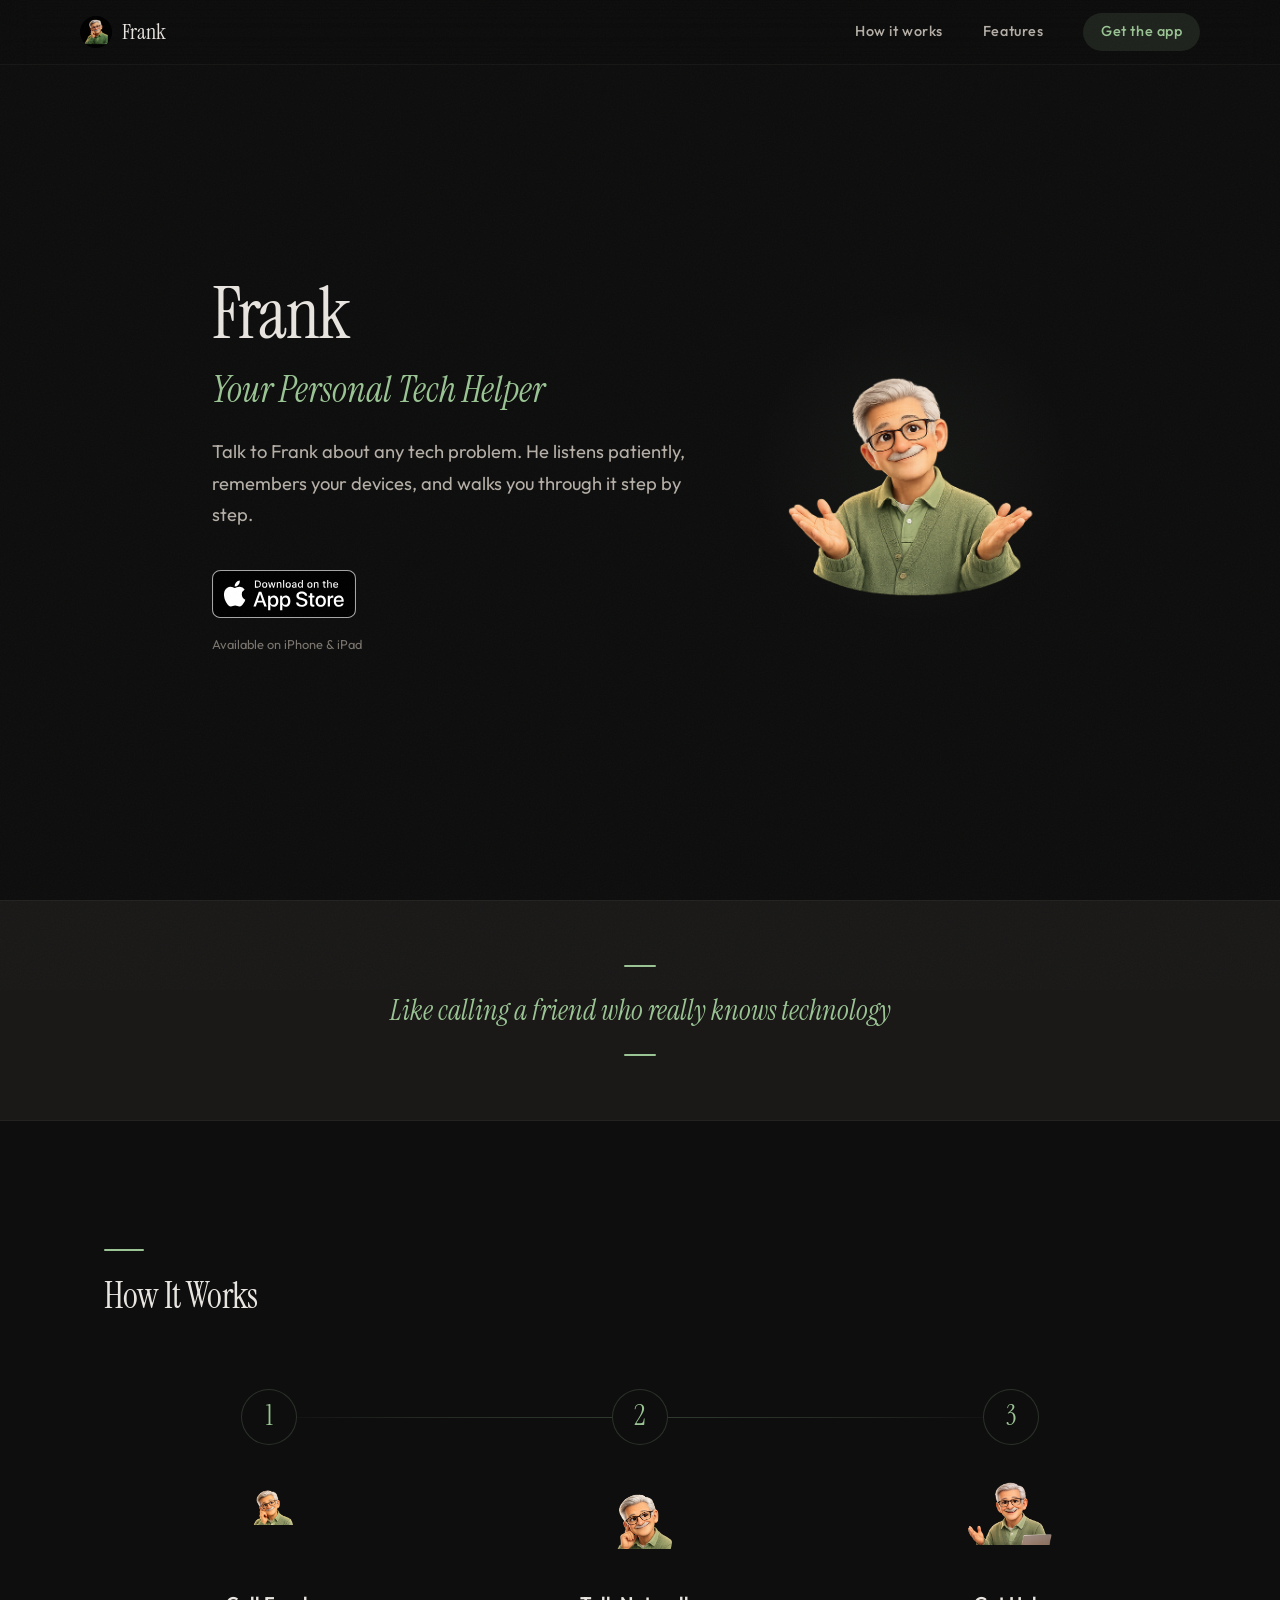
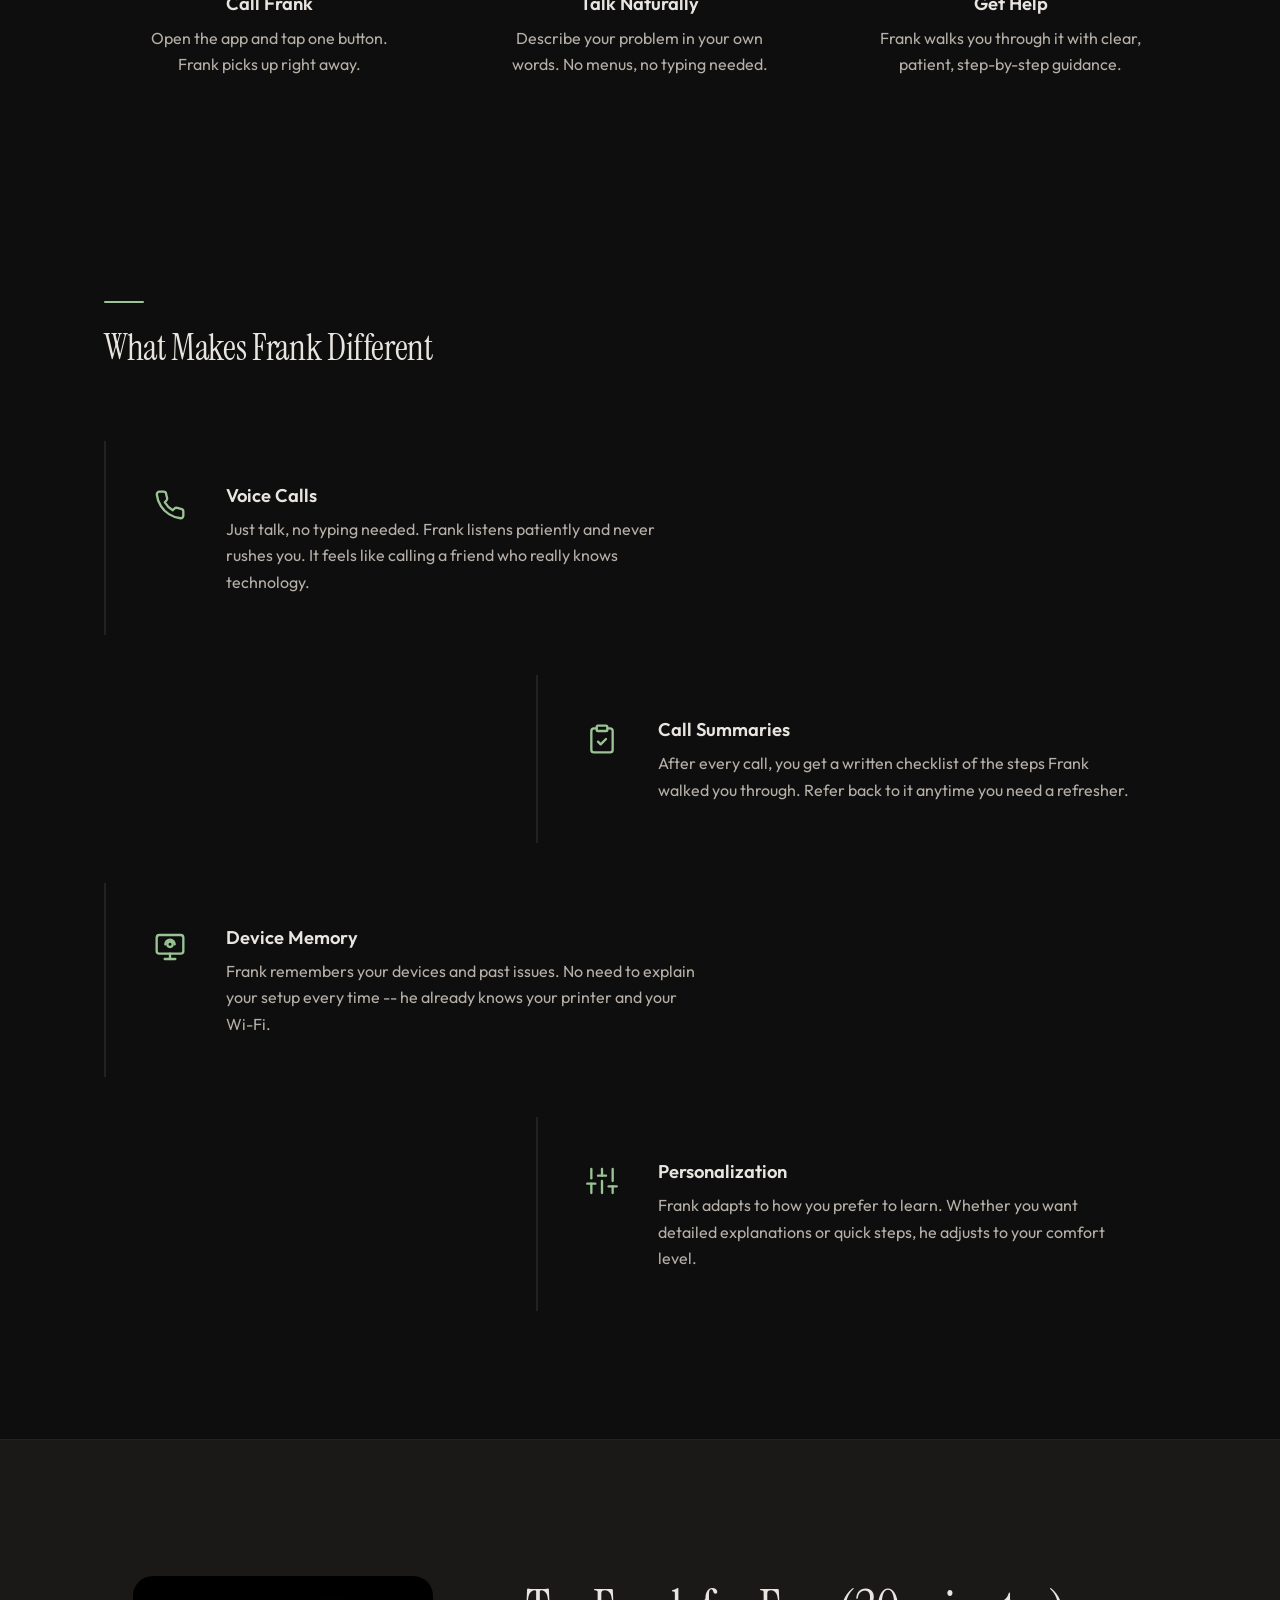
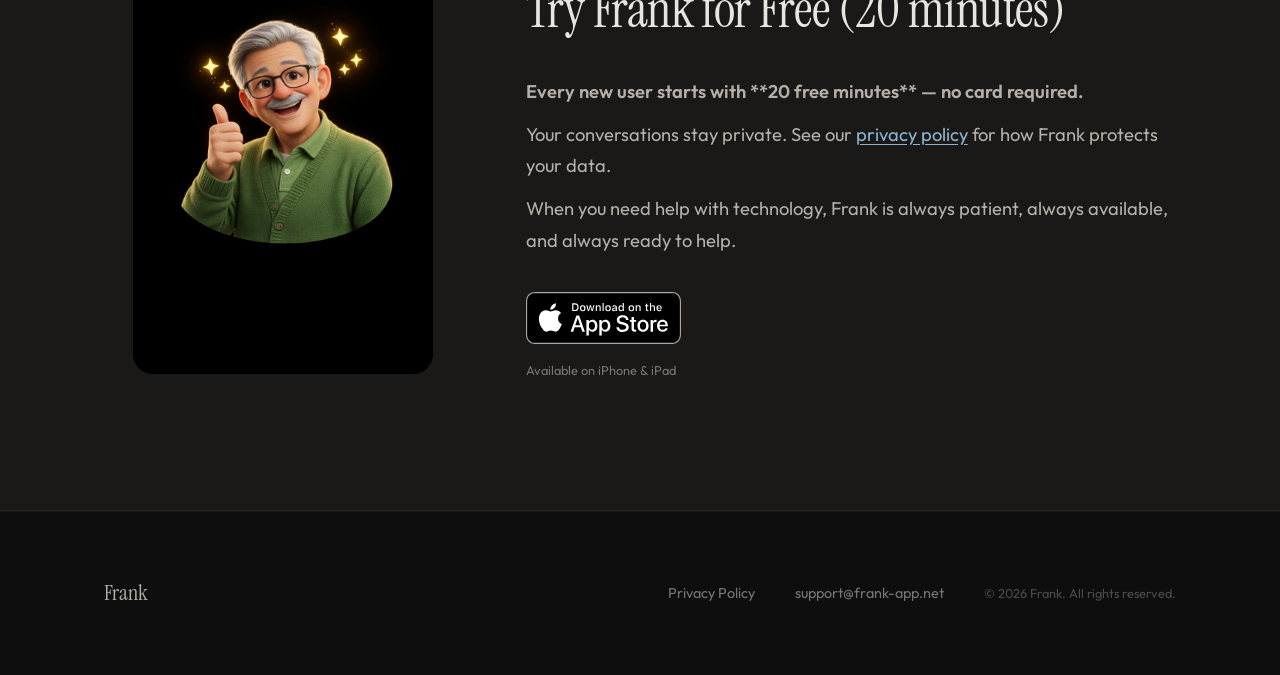
<file: index.html>
<!DOCTYPE html>
<html lang="en">
<head>
  <meta charset="UTF-8">
  <meta name="viewport" content="width=device-width, initial-scale=1.0">
  <title>Frank - Your Personal Tech Helper</title>
  <meta name="description" content="Frank is a friendly voice assistant that helps you with technology. Just call and talk -- he listens, remembers, and walks you through it.">

  <!-- Open Graph -->
  <meta property="og:title" content="Frank - Your Personal Tech Helper">
  <meta property="og:description" content="Frank is a friendly voice assistant that helps you with technology. Just call and talk -- he listens, remembers, and walks you through it.">
  <meta property="og:image" content="https://phatts3262.github.io/frank-privacy/assets/frank-avatar.png">
  <meta property="og:url" content="https://phatts3262.github.io/frank-privacy/">
  <meta property="og:type" content="website">

  <!-- Fonts -->
  <link rel="preconnect" href="https://fonts.googleapis.com">
  <link rel="preconnect" href="https://fonts.gstatic.com" crossorigin>
  <link href="https://fonts.googleapis.com/css2?family=Instrument+Serif:ital@0;1&family=Outfit:wght@300;400;500;600&display=swap" rel="stylesheet">

  <style>
    /* ── Design Tokens ─────────────────────────────── */
    :root {
      --bg: #0E0E0E;
      --bg-warm: #121110;
      --surface: #1A1918;
      --surface-elevated: #242220;
      --primary: #9AC494;
      --primary-dim: rgba(154, 196, 148, 0.12);
      --primary-glow: rgba(154, 196, 148, 0.06);
      --secondary: #8DB4D4;
      --text: #E8E4DF;
      --text-secondary: #B5AFA7;
      --muted: #7A756E;
      --border: rgba(155, 149, 139, 0.08);
      --border-hover: rgba(154, 196, 148, 0.2);

      --font-heading: 'Instrument Serif', Georgia, serif;
      --font-body: 'Outfit', -apple-system, BlinkMacSystemFont, sans-serif;

      --text-xs: 0.8rem;
      --text-sm: 0.9rem;
      --text-base: 1rem;
      --text-lg: 1.15rem;
      --text-xl: 1.35rem;
      --text-2xl: 1.75rem;
      --text-3xl: 2.25rem;
      --text-4xl: 3.25rem;
      --text-5xl: 4.5rem;

      --space-xs: 0.5rem;
      --space-sm: 1rem;
      --space-md: 1.5rem;
      --space-lg: 2.5rem;
      --space-xl: 4rem;
      --space-2xl: 6rem;
      --space-3xl: 8rem;

      --max-width: 1120px;
      --max-width-narrow: 680px;

      --ease-out: cubic-bezier(0.16, 1, 0.3, 1);
      --duration: 0.6s;
    }

    /* ── Reset & Base ──────────────────────────────── */
    *, *::before, *::after {
      margin: 0;
      padding: 0;
      box-sizing: border-box;
    }

    html {
      scroll-behavior: smooth;
      scroll-padding-top: 72px;
    }

    body {
      font-family: var(--font-body);
      background: var(--bg);
      color: var(--text);
      line-height: 1.6;
      -webkit-font-smoothing: antialiased;
      -moz-osx-font-smoothing: grayscale;
      overflow-x: hidden;
    }

    /* Grain overlay */
    body::after {
      content: '';
      position: fixed;
      inset: 0;
      pointer-events: none;
      z-index: 9999;
      opacity: 0.022;
      filter: url(#grain);
      width: 100%;
      height: 100%;
    }

    img {
      max-width: 100%;
      height: auto;
      display: block;
    }

    a {
      color: inherit;
      text-decoration: none;
    }

    /* ── Layout ─────────────────────────────────────── */
    .container {
      max-width: var(--max-width);
      margin: 0 auto;
      padding: 0 var(--space-md);
    }

    /* ── Scroll Animations ─────────────────────────── */
    [data-animate] {
      opacity: 0;
      transform: translateY(24px);
      transition: opacity var(--duration) var(--ease-out),
                  transform var(--duration) var(--ease-out);
    }

    [data-animate].is-visible {
      opacity: 1;
      transform: translateY(0);
    }

    [data-animate-delay="1"] { transition-delay: 0.1s; }
    [data-animate-delay="2"] { transition-delay: 0.2s; }
    [data-animate-delay="3"] { transition-delay: 0.3s; }
    [data-animate-delay="4"] { transition-delay: 0.4s; }

    @media (prefers-reduced-motion: reduce) {
      [data-animate] {
        transform: none;
        transition: opacity 0.3s ease;
      }
      .hero-image-float {
        animation: none !important;
      }
    }

    /* ── Navigation ────────────────────────────────── */
    .site-header {
      position: fixed;
      top: 0;
      left: 0;
      right: 0;
      z-index: 100;
      padding: 0 var(--space-md);
      transition: background 0.4s ease, border-color 0.4s ease, backdrop-filter 0.4s ease;
      border-bottom: 1px solid transparent;
    }

    .site-header.scrolled {
      background: rgba(14, 14, 14, 0.85);
      backdrop-filter: blur(16px);
      -webkit-backdrop-filter: blur(16px);
      border-bottom-color: var(--border);
    }

    .header-inner {
      display: flex;
      align-items: center;
      justify-content: space-between;
      height: 64px;
      max-width: var(--max-width);
      margin: 0 auto;
    }

    .logo {
      display: flex;
      align-items: center;
      gap: 0.6rem;
    }

    .logo-avatar {
      width: 32px;
      height: 32px;
      border-radius: 50%;
    }

    .logo-text {
      font-family: var(--font-heading);
      font-size: var(--text-xl);
      color: var(--text);
    }

    .nav-links {
      display: flex;
      align-items: center;
      gap: var(--space-lg);
    }

    .nav-links a {
      font-size: var(--text-sm);
      font-weight: 500;
      color: var(--text-secondary);
      letter-spacing: 0.04em;
      transition: color 0.3s var(--ease-out);
    }

    .nav-links a:hover {
      color: var(--text);
    }

    .nav-cta {
      font-size: var(--text-sm) !important;
      font-weight: 500 !important;
      color: var(--primary) !important;
      background: var(--primary-dim);
      padding: 0.45rem 1.1rem;
      border-radius: 100px;
      transition: background 0.3s var(--ease-out), color 0.3s var(--ease-out) !important;
    }

    .nav-cta:hover {
      background: rgba(154, 196, 148, 0.2) !important;
    }

    /* ── Hero ───────────────────────────────────────── */
    .hero {
      min-height: 100vh;
      display: flex;
      align-items: center;
      padding: calc(64px + var(--space-xl)) 0 var(--space-2xl);
    }

    .hero-grid {
      display: grid;
      grid-template-columns: 1fr 0.65fr;
      align-items: center;
      gap: var(--space-xl);
    }

    .hero-text {
      max-width: 560px;
    }

    .hero-text h1 {
      font-family: var(--font-heading);
      font-size: var(--text-5xl);
      font-weight: 400;
      line-height: 1.05;
      color: var(--text);
      margin-bottom: var(--space-sm);
      letter-spacing: -0.02em;
    }

    .hero-tagline {
      font-family: var(--font-heading);
      font-style: italic;
      font-size: var(--text-3xl);
      color: var(--primary);
      line-height: 1.25;
      margin-bottom: var(--space-md);
    }

    .hero-description {
      font-size: var(--text-lg);
      color: var(--text-secondary);
      line-height: 1.7;
      max-width: 480px;
      margin-bottom: var(--space-lg);
    }

    .hero-badge {
      display: inline-block;
    }

    .hero-badge a {
      display: inline-block;
      transition: opacity 0.25s var(--ease-out), transform 0.25s var(--ease-out);
    }

    .hero-badge a:hover {
      opacity: 0.85;
      transform: scale(1.03);
    }

    .hero-badge img {
      height: 48px;
    }

    .hero-badge-note {
      display: block;
      font-size: var(--text-xs);
      color: var(--muted);
      margin-top: var(--space-xs);
    }

    .hero-image {
      position: relative;
      display: flex;
      align-items: center;
      justify-content: center;
    }

    .hero-image::before {
      content: '';
      position: absolute;
      width: 320px;
      height: 320px;
      border-radius: 50%;
      background: radial-gradient(circle, var(--primary-glow) 0%, transparent 70%);
      pointer-events: none;
    }

    .hero-image img {
      position: relative;
      width: 280px;
      border-radius: 20px;
    }

    @keyframes gentle-float {
      0%, 100% { transform: translateY(0); }
      50% { transform: translateY(-10px); }
    }

    .hero-image-float {
      animation: gentle-float 6s ease-in-out infinite;
    }

    /* ── Social Proof Strip ────────────────────────── */
    .social-proof {
      background: var(--surface);
      padding: var(--space-xl) 0;
      text-align: center;
      border-top: 1px solid var(--border);
      border-bottom: 1px solid var(--border);
    }

    .social-proof-inner {
      max-width: var(--max-width-narrow);
      margin: 0 auto;
      padding: 0 var(--space-md);
    }

    .social-proof-dash {
      display: block;
      width: 32px;
      height: 2px;
      background: var(--primary);
      margin: 0 auto var(--space-md);
      border-radius: 1px;
    }

    .social-proof blockquote {
      font-family: var(--font-heading);
      font-style: italic;
      font-size: var(--text-2xl);
      color: var(--primary);
      line-height: 1.4;
      margin: 0;
    }

    .social-proof-dash-bottom {
      display: block;
      width: 32px;
      height: 2px;
      background: var(--primary);
      margin: var(--space-md) auto 0;
      border-radius: 1px;
    }

    /* ── Section Heading ───────────────────────────── */
    .section-label {
      position: relative;
      font-family: var(--font-heading);
      font-size: var(--text-3xl);
      font-weight: 400;
      color: var(--text);
      margin-bottom: var(--space-xl);
      letter-spacing: -0.01em;
    }

    .section-label::before {
      content: '';
      display: block;
      width: 40px;
      height: 2px;
      background: var(--primary);
      margin-bottom: var(--space-sm);
      border-radius: 1px;
    }

    /* ── How It Works ──────────────────────────────── */
    .how-it-works {
      padding: var(--space-3xl) 0;
    }

    .steps-row {
      display: grid;
      grid-template-columns: repeat(3, 1fr);
      gap: var(--space-lg);
      position: relative;
    }

    /* Connecting line behind the step numbers */
    .steps-row::before {
      content: '';
      position: absolute;
      top: 28px;
      left: 15%;
      right: 15%;
      height: 1px;
      background: linear-gradient(
        to right,
        transparent,
        rgba(154, 196, 148, 0.15) 20%,
        rgba(154, 196, 148, 0.25) 50%,
        rgba(154, 196, 148, 0.15) 80%,
        transparent
      );
    }

    .step {
      text-align: center;
      position: relative;
    }

    .step-header {
      display: flex;
      flex-direction: column;
      align-items: center;
      margin-bottom: var(--space-md);
    }

    .step-number {
      font-family: var(--font-heading);
      font-size: var(--text-2xl);
      color: var(--primary);
      background: var(--bg);
      width: 56px;
      height: 56px;
      display: flex;
      align-items: center;
      justify-content: center;
      border-radius: 50%;
      border: 1px solid rgba(154, 196, 148, 0.2);
      margin-bottom: var(--space-sm);
      position: relative;
      z-index: 1;
    }

    .step-image {
      width: 88px;
      height: 88px;
      object-fit: contain;
      margin-bottom: var(--space-sm);
      border-radius: 12px;
    }

    .step h3 {
      font-family: var(--font-body);
      font-size: var(--text-lg);
      font-weight: 600;
      color: var(--text);
      margin-bottom: var(--space-xs);
    }

    .step p {
      font-size: var(--text-base);
      color: var(--text-secondary);
      line-height: 1.6;
      max-width: 280px;
      margin: 0 auto;
    }

    /* ── Features ──────────────────────────────────── */
    .features {
      padding: var(--space-2xl) 0 var(--space-3xl);
    }

    .feature-list {
      display: flex;
      flex-direction: column;
      gap: var(--space-lg);
    }

    .feature-item {
      display: grid;
      grid-template-columns: 56px 1fr;
      gap: var(--space-md);
      padding: var(--space-lg);
      border-left: 2px solid rgba(154, 196, 148, 0.12);
      transition: border-color 0.4s var(--ease-out), background 0.4s var(--ease-out);
      border-radius: 0 12px 12px 0;
      max-width: 640px;
    }

    .feature-item:nth-child(even) {
      margin-left: auto;
    }

    .feature-item:hover {
      border-left-color: var(--primary);
      background: rgba(26, 25, 24, 0.5);
    }

    .feature-icon {
      width: 48px;
      height: 48px;
      display: flex;
      align-items: center;
      justify-content: center;
      flex-shrink: 0;
    }

    .feature-icon svg {
      width: 32px;
      height: 32px;
      stroke: var(--primary);
      fill: none;
      stroke-width: 1.75;
      stroke-linecap: round;
      stroke-linejoin: round;
    }

    .feature-item h3 {
      font-family: var(--font-body);
      font-size: var(--text-lg);
      font-weight: 600;
      color: var(--text);
      margin-bottom: 0.35rem;
    }

    .feature-item p {
      font-size: var(--text-base);
      color: var(--text-secondary);
      line-height: 1.65;
    }

    /* ── Trust / CTA ───────────────────────────────── */
    .trust {
      background: var(--surface);
      padding: var(--space-3xl) 0;
      border-top: 1px solid var(--border);
      border-bottom: 1px solid var(--border);
    }

    .trust-grid {
      display: grid;
      grid-template-columns: 0.55fr 1fr;
      align-items: center;
      gap: var(--space-xl);
    }

    .trust-image {
      display: flex;
      justify-content: center;
    }

    .trust-image img {
      width: 300px;
      border-radius: 20px;
    }

    .trust-text h2 {
      font-family: var(--font-heading);
      font-size: var(--text-4xl);
      font-weight: 400;
      color: var(--text);
      margin-bottom: var(--space-md);
      letter-spacing: -0.01em;
    }

    .trust-highlight {
      font-size: var(--text-xl);
      font-weight: 600;
      color: var(--primary);
      margin-bottom: var(--space-sm);
      line-height: 1.5;
    }

    .trust-text p {
      font-size: var(--text-lg);
      color: var(--text-secondary);
      line-height: 1.7;
      margin-bottom: 0.75rem;
    }

    .trust-text p a {
      color: var(--secondary);
      text-decoration: underline;
      text-underline-offset: 3px;
      transition: color 0.3s var(--ease-out);
    }

    .trust-text p a:hover {
      color: var(--text);
    }

    .trust-badge {
      display: inline-block;
      margin-top: var(--space-md);
    }

    .trust-badge a {
      display: inline-block;
      transition: opacity 0.25s var(--ease-out), transform 0.25s var(--ease-out);
    }

    .trust-badge a:hover {
      opacity: 0.85;
      transform: scale(1.03);
    }

    .trust-badge img {
      height: 52px;
    }

    .trust-badge-note {
      display: block;
      font-size: var(--text-xs);
      color: var(--muted);
      margin-top: var(--space-xs);
    }

    /* ── Footer ────────────────────────────────────── */
    footer {
      padding: var(--space-xl) 0;
      border-top: 1px solid var(--border);
    }

    .footer-inner {
      display: flex;
      justify-content: space-between;
      align-items: center;
      flex-wrap: wrap;
      gap: var(--space-sm);
    }

    .footer-brand {
      font-family: var(--font-heading);
      font-size: var(--text-xl);
      color: var(--text-secondary);
    }

    .footer-right {
      display: flex;
      align-items: center;
      gap: var(--space-lg);
    }

    .footer-right a {
      font-size: var(--text-sm);
      color: var(--muted);
      transition: color 0.3s var(--ease-out);
    }

    .footer-right a:hover {
      color: var(--primary);
    }

    .footer-copy {
      font-size: var(--text-xs);
      color: var(--muted);
      opacity: 0.6;
    }

    /* ── Focus styles ──────────────────────────────── */
    a:focus-visible,
    button:focus-visible {
      outline: 2px solid var(--primary);
      outline-offset: 3px;
      border-radius: 4px;
    }

    /* ── Responsive ────────────────────────────────── */
    @media (max-width: 900px) {
      :root {
        --text-5xl: 3.5rem;
        --text-4xl: 2.5rem;
        --text-3xl: 2rem;
        --text-2xl: 1.5rem;
      }
    }

    @media (max-width: 768px) {
      :root {
        --text-5xl: 3rem;
        --text-4xl: 2.25rem;
        --text-3xl: 1.75rem;
      }

      .hero {
        min-height: auto;
        padding: calc(64px + var(--space-lg)) 0 var(--space-xl);
      }

      .hero-grid {
        grid-template-columns: 1fr;
        text-align: center;
        gap: var(--space-lg);
      }

      .hero-image {
        order: -1;
      }

      .hero-image img {
        width: 200px;
      }

      .hero-image::before {
        width: 240px;
        height: 240px;
      }

      .hero-text {
        max-width: 100%;
      }

      .hero-description {
        max-width: 100%;
        margin-left: auto;
        margin-right: auto;
      }

      .hero-badge {
        display: block;
        text-align: center;
      }

      .hero-badge-note {
        text-align: center;
      }

      /* Nav */
      .nav-link-desktop {
        display: none;
      }

      /* Steps */
      .steps-row {
        grid-template-columns: 1fr;
        gap: var(--space-xl);
      }

      .steps-row::before {
        display: none;
      }

      .section-label {
        text-align: center;
      }

      .section-label::before {
        margin-left: auto;
        margin-right: auto;
      }

      /* Features */
      .feature-item,
      .feature-item:nth-child(even) {
        margin-left: 0;
        max-width: 100%;
      }

      /* Trust */
      .trust-grid {
        grid-template-columns: 1fr;
        text-align: center;
      }

      .trust-image {
        order: -1;
      }

      .trust-image img {
        width: 220px;
      }

      /* Footer */
      .footer-inner {
        flex-direction: column;
        text-align: center;
        gap: var(--space-sm);
      }

      .footer-right {
        flex-direction: column;
        gap: var(--space-xs);
      }
    }

    @media (max-width: 480px) {
      :root {
        --text-5xl: 2.5rem;
        --text-4xl: 2rem;
        --text-3xl: 1.5rem;
      }

      .container {
        padding: 0 var(--space-sm);
      }

      .hero-image img {
        width: 160px;
      }

      .feature-item {
        grid-template-columns: 44px 1fr;
        padding: var(--space-md);
      }

      .social-proof blockquote {
        font-size: var(--text-xl);
      }
    }
  </style>
</head>
<body>

  <!-- Grain filter (inline SVG) -->
  <svg style="position:absolute;width:0;height:0;overflow:hidden" aria-hidden="true">
    <filter id="grain">
      <feTurbulence type="fractalNoise" baseFrequency="0.65" numOctaves="3" stitchTiles="stitch"/>
    </filter>
  </svg>

  <!-- ── Navigation ──────────────────────────────── -->
  <header class="site-header" role="banner">
    <div class="header-inner">
      <a href="/" class="logo" aria-label="Frank - Home">
        <img src="assets/frank-avatar.png" alt="" width="32" height="32" class="logo-avatar">
        <span class="logo-text">Frank</span>
      </a>
      <nav class="nav-links" aria-label="Primary">
        <a href="#how-it-works" class="nav-link-desktop">How it works</a>
        <a href="#features" class="nav-link-desktop">Features</a>
        <a href="#get-frank" class="nav-cta">Get the app</a>
      </nav>
    </div>
  </header>

  <!-- ── Hero ────────────────────────────────────── -->
  <section class="hero" id="hero">
    <div class="container">
      <div class="hero-grid">
        <div class="hero-text" data-animate>
          <h1>Frank</h1>
          <p class="hero-tagline">Your Personal Tech Helper</p>
          <p class="hero-description">
            Talk to Frank about any tech problem. He listens patiently, remembers your devices, and walks you through it step by step.
          </p>
          <div class="hero-badge">
            <a href="https://apps.apple.com/us/app/fixit-frank/id6760689991" target="_blank" rel="noopener" aria-label="Download Frank on the App Store">
              <img
                src="assets/badge-download-on-the-app-store.svg"
                alt="Download on the App Store"
              >
            </a>
            <span class="hero-badge-note">Available on iPhone &amp; iPad</span>
          </div>
        </div>
        <div class="hero-image" data-animate data-animate-delay="2">
          <img
            src="assets/frank-reassuring.png"
            alt="Frank welcoming you with open arms"
            class="hero-image-float"
            width="280"
          >
        </div>
      </div>
    </div>
  </section>

  <!-- ── Social Proof ────────────────────────────── -->
  <section class="social-proof" data-animate>
    <div class="social-proof-inner">
      <span class="social-proof-dash" aria-hidden="true"></span>
      <blockquote>Like calling a friend who really knows technology</blockquote>
      <span class="social-proof-dash-bottom" aria-hidden="true"></span>
    </div>
  </section>

  <!-- ── How It Works ────────────────────────────── -->
  <section class="how-it-works" id="how-it-works">
    <div class="container">
      <h2 class="section-label" data-animate>How It Works</h2>
      <div class="steps-row">
        <div class="step" data-animate data-animate-delay="1">
          <div class="step-header">
            <div class="step-number">1</div>
            <img
              src="assets/frank-listening.png"
              alt=""
              class="step-image"
              loading="lazy"
            >
          </div>
          <h3>Call Frank</h3>
          <p>Open the app and tap one button. Frank picks up right away.</p>
        </div>
        <div class="step" data-animate data-animate-delay="2">
          <div class="step-header">
            <div class="step-number">2</div>
            <img
              src="assets/frank-thinking.png"
              alt=""
              class="step-image"
              loading="lazy"
            >
          </div>
          <h3>Talk Naturally</h3>
          <p>Describe your problem in your own words. No menus, no typing needed.</p>
        </div>
        <div class="step" data-animate data-animate-delay="3">
          <div class="step-header">
            <div class="step-number">3</div>
            <img
              src="assets/frank-helping.png"
              alt=""
              class="step-image"
              loading="lazy"
            >
          </div>
          <h3>Get Help</h3>
          <p>Frank walks you through it with clear, patient, step-by-step guidance.</p>
        </div>
      </div>
    </div>
  </section>

  <!-- ── Features ────────────────────────────────── -->
  <section class="features" id="features">
    <div class="container">
      <h2 class="section-label" data-animate>What Makes Frank Different</h2>
      <div class="feature-list">

        <div class="feature-item" data-animate data-animate-delay="1">
          <div class="feature-icon">
            <svg viewBox="0 0 24 24" aria-hidden="true">
              <path d="M22 16.92v3a2 2 0 0 1-2.18 2 19.79 19.79 0 0 1-8.63-3.07 19.5 19.5 0 0 1-6-6 19.79 19.79 0 0 1-3.07-8.67A2 2 0 0 1 4.11 2h3a2 2 0 0 1 2 1.72 12.84 12.84 0 0 0 .7 2.81 2 2 0 0 1-.45 2.11L8.09 9.91a16 16 0 0 0 6 6l1.27-1.27a2 2 0 0 1 2.11-.45 12.84 12.84 0 0 0 2.81.7A2 2 0 0 1 22 16.92z"/>
            </svg>
          </div>
          <div>
            <h3>Voice Calls</h3>
            <p>Just talk, no typing needed. Frank listens patiently and never rushes you. It feels like calling a friend who really knows technology.</p>
          </div>
        </div>

        <div class="feature-item" data-animate data-animate-delay="2">
          <div class="feature-icon">
            <svg viewBox="0 0 24 24" aria-hidden="true">
              <path d="M16 4h2a2 2 0 0 1 2 2v14a2 2 0 0 1-2 2H6a2 2 0 0 1-2-2V6a2 2 0 0 1 2-2h2"/>
              <rect x="8" y="2" width="8" height="4" rx="1" ry="1"/>
              <path d="M9 14l2 2 4-4"/>
            </svg>
          </div>
          <div>
            <h3>Call Summaries</h3>
            <p>After every call, you get a written checklist of the steps Frank walked you through. Refer back to it anytime you need a refresher.</p>
          </div>
        </div>

        <div class="feature-item" data-animate data-animate-delay="3">
          <div class="feature-icon">
            <svg viewBox="0 0 24 24" aria-hidden="true">
              <rect x="2" y="3" width="20" height="14" rx="2" ry="2"/>
              <path d="M8 21h8"/>
              <path d="M12 17v4"/>
              <circle cx="12" cy="10" r="2"/>
              <path d="M8.5 10a3.5 3.5 0 0 1 7 0"/>
            </svg>
          </div>
          <div>
            <h3>Device Memory</h3>
            <p>Frank remembers your devices and past issues. No need to explain your setup every time -- he already knows your printer and your Wi-Fi.</p>
          </div>
        </div>

        <div class="feature-item" data-animate data-animate-delay="4">
          <div class="feature-icon">
            <svg viewBox="0 0 24 24" aria-hidden="true">
              <line x1="4" y1="21" x2="4" y2="14"/>
              <line x1="4" y1="10" x2="4" y2="3"/>
              <line x1="12" y1="21" x2="12" y2="12"/>
              <line x1="12" y1="8" x2="12" y2="3"/>
              <line x1="20" y1="21" x2="20" y2="16"/>
              <line x1="20" y1="12" x2="20" y2="3"/>
              <line x1="1" y1="14" x2="7" y2="14"/>
              <line x1="9" y1="8" x2="15" y2="8"/>
              <line x1="17" y1="16" x2="23" y2="16"/>
            </svg>
          </div>
          <div>
            <h3>Personalization</h3>
            <p>Frank adapts to how you prefer to learn. Whether you want detailed explanations or quick steps, he adjusts to your comfort level.</p>
          </div>
        </div>

      </div>
    </div>
  </section>

  <!-- ── Trust / CTA ─────────────────────────────── -->
  <section class="trust" id="get-frank">
    <div class="container">
      <div class="trust-grid">
        <div class="trust-image" data-animate>
          <img
            src="assets/frank-celebrating.png"
            alt="Frank celebrating after helping you solve a problem"
            loading="lazy"
          >
        </div>
        <div class="trust-text" data-animate data-animate-delay="1">
          <h2>Try Frank for Free (20 minutes)</h2>
          <p class="trust-highlight">Every new user starts with **20 free minutes** — no card required.</p>
          <p>Your conversations stay private. See our <a href="privacy.html">privacy policy</a> for how Frank protects your data.</p>
          <p>When you need help with technology, Frank is always patient, always available, and always ready to help.</p>
          <div class="trust-badge">
            <a href="https://apps.apple.com/us/app/fixit-frank/id6760689991" target="_blank" rel="noopener" aria-label="Download Frank on the App Store">
              <img
                src="assets/badge-download-on-the-app-store.svg"
                alt="Download on the App Store"
              >
            </a>
            <span class="trust-badge-note">Available on iPhone &amp; iPad</span>
          </div>
        </div>
      </div>
    </div>
  </section>

  <!-- ── Footer ──────────────────────────────────── -->
  <footer>
    <div class="container footer-inner">
      <span class="footer-brand">Frank</span>
      <div class="footer-right">
        <a href="privacy.html">Privacy Policy</a>
        <a href="mailto:support@frank-app.net">support@frank-app.net</a>
        <span class="footer-copy">&copy; 2026 Frank. All rights reserved.</span>
      </div>
    </div>
  </footer>

  <!-- ── Scripts ─────────────────────────────────── -->
  <script>
    // Scroll-triggered entrance animations
    const animateEls = document.querySelectorAll('[data-animate]');

    if ('IntersectionObserver' in window) {
      const observer = new IntersectionObserver(
        (entries) => {
          entries.forEach((entry) => {
            if (entry.isIntersecting) {
              entry.target.classList.add('is-visible');
              observer.unobserve(entry.target);
            }
          });
        },
        { threshold: 0.12, rootMargin: '0px 0px -40px 0px' }
      );

      animateEls.forEach((el) => observer.observe(el));
    } else {
      // Fallback: show everything immediately
      animateEls.forEach((el) => el.classList.add('is-visible'));
    }

    // Nav scroll state
    const header = document.querySelector('.site-header');
    const heroSection = document.getElementById('hero');

    if (header && heroSection && 'IntersectionObserver' in window) {
      const navObserver = new IntersectionObserver(
        ([entry]) => {
          header.classList.toggle('scrolled', !entry.isIntersecting);
        },
        { threshold: 0.1 }
      );

      navObserver.observe(heroSection);
    }
  </script>

</body>
</html>
</file>
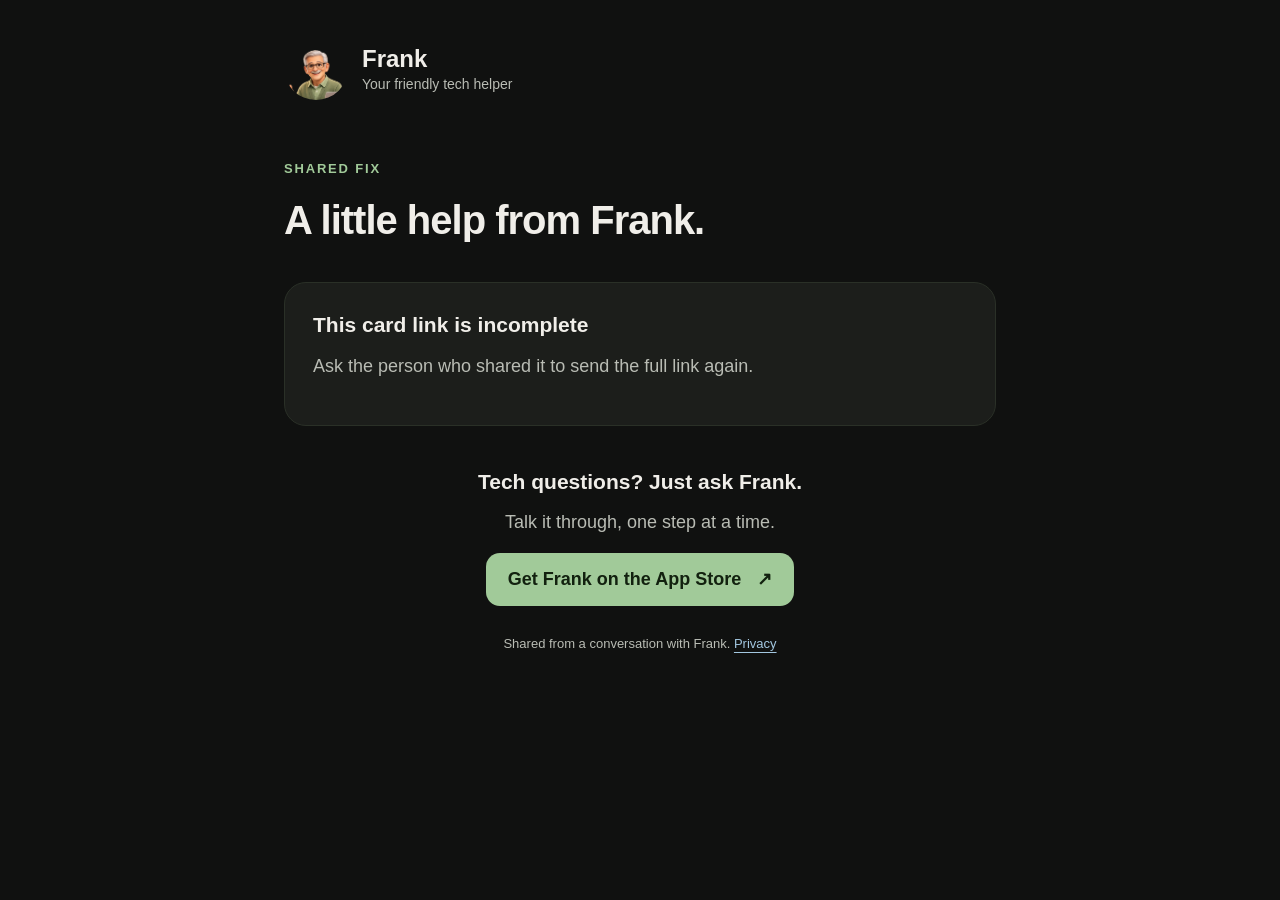
<file: fix/index.html>
<!DOCTYPE html>
<html lang="en">
<head>
  <meta charset="utf-8">
  <meta name="viewport" content="width=device-width, initial-scale=1">
  <meta name="referrer" content="no-referrer">
  <meta name="robots" content="noindex, nofollow">
  <meta http-equiv="Content-Security-Policy" content="default-src 'self'; connect-src https://ktgiperxcojlbfvwilzb.supabase.co; img-src 'self'; script-src 'self'; style-src 'self'; object-src 'none'; base-uri 'none'; form-action 'none'">
  <title>A shared fix from Frank</title>
  <meta name="description" content="Helpful steps from a conversation with Frank, your friendly tech helper.">
  <meta property="og:title" content="A shared fix from Frank">
  <meta property="og:description" content="Open this card to see the helpful steps saved from a conversation with Frank.">
  <meta property="og:image" content="https://frank-app.net/assets/frank-helping.png">
  <meta property="og:type" content="website">
  <meta property="og:site_name" content="Frank">
  <meta name="twitter:card" content="summary">
  <meta name="apple-itunes-app" content="app-id=6760689991">
  <link rel="stylesheet" href="./card.css">
  <script src="./card.js" defer></script>
</head>
<body>
  <main class="container">
    <a class="brand" href="/" aria-label="Frank home">
      <img src="../assets/frank-helping.png" width="64" height="64" alt="">
      <span>Frank<span class="brand-caption">Your friendly tech helper</span></span>
    </a>
    <header>
      <p class="eyebrow">SHARED FIX</p>
      <h1 id="title">A little help from Frank.</h1>
      <p id="category" class="category" hidden></p>
    </header>
    <section id="status-panel" class="panel" aria-live="polite" aria-atomic="true">
      <h2 id="status-title">Opening your fix card…</h2>
      <p id="status-detail">The saved steps will appear here in a moment.</p>
      <button id="retry" type="button" hidden>Try again</button>
    </section>
    <section id="card" class="panel" aria-labelledby="steps-title" hidden>
      <h2 id="steps-title">The steps to follow</h2>
      <ol id="steps"></ol>
      <p id="empty-steps" hidden>No steps were saved with this card.</p>
      <aside id="disclaimer" hidden>
        These steps are general guidance. For anything involving safety, wiring, or installation,
        please consult a qualified professional before proceeding.
      </aside>
    </section>
    <noscript><p class="panel">Turn on JavaScript in your browser to open this fix card.</p></noscript>
    <footer>
      <h2>Tech questions? Just ask Frank.</h2>
      <p>Talk it through, one step at a time.</p>
      <a class="app-link" href="https://apps.apple.com/app/fixit-frank/id6760689991">Get Frank on the App Store <span aria-hidden="true">↗</span></a>
      <p class="footer-note">Shared from a conversation with Frank. <a href="../privacy.html">Privacy</a></p>
    </footer>
  </main>
</body>
</html>
</file>
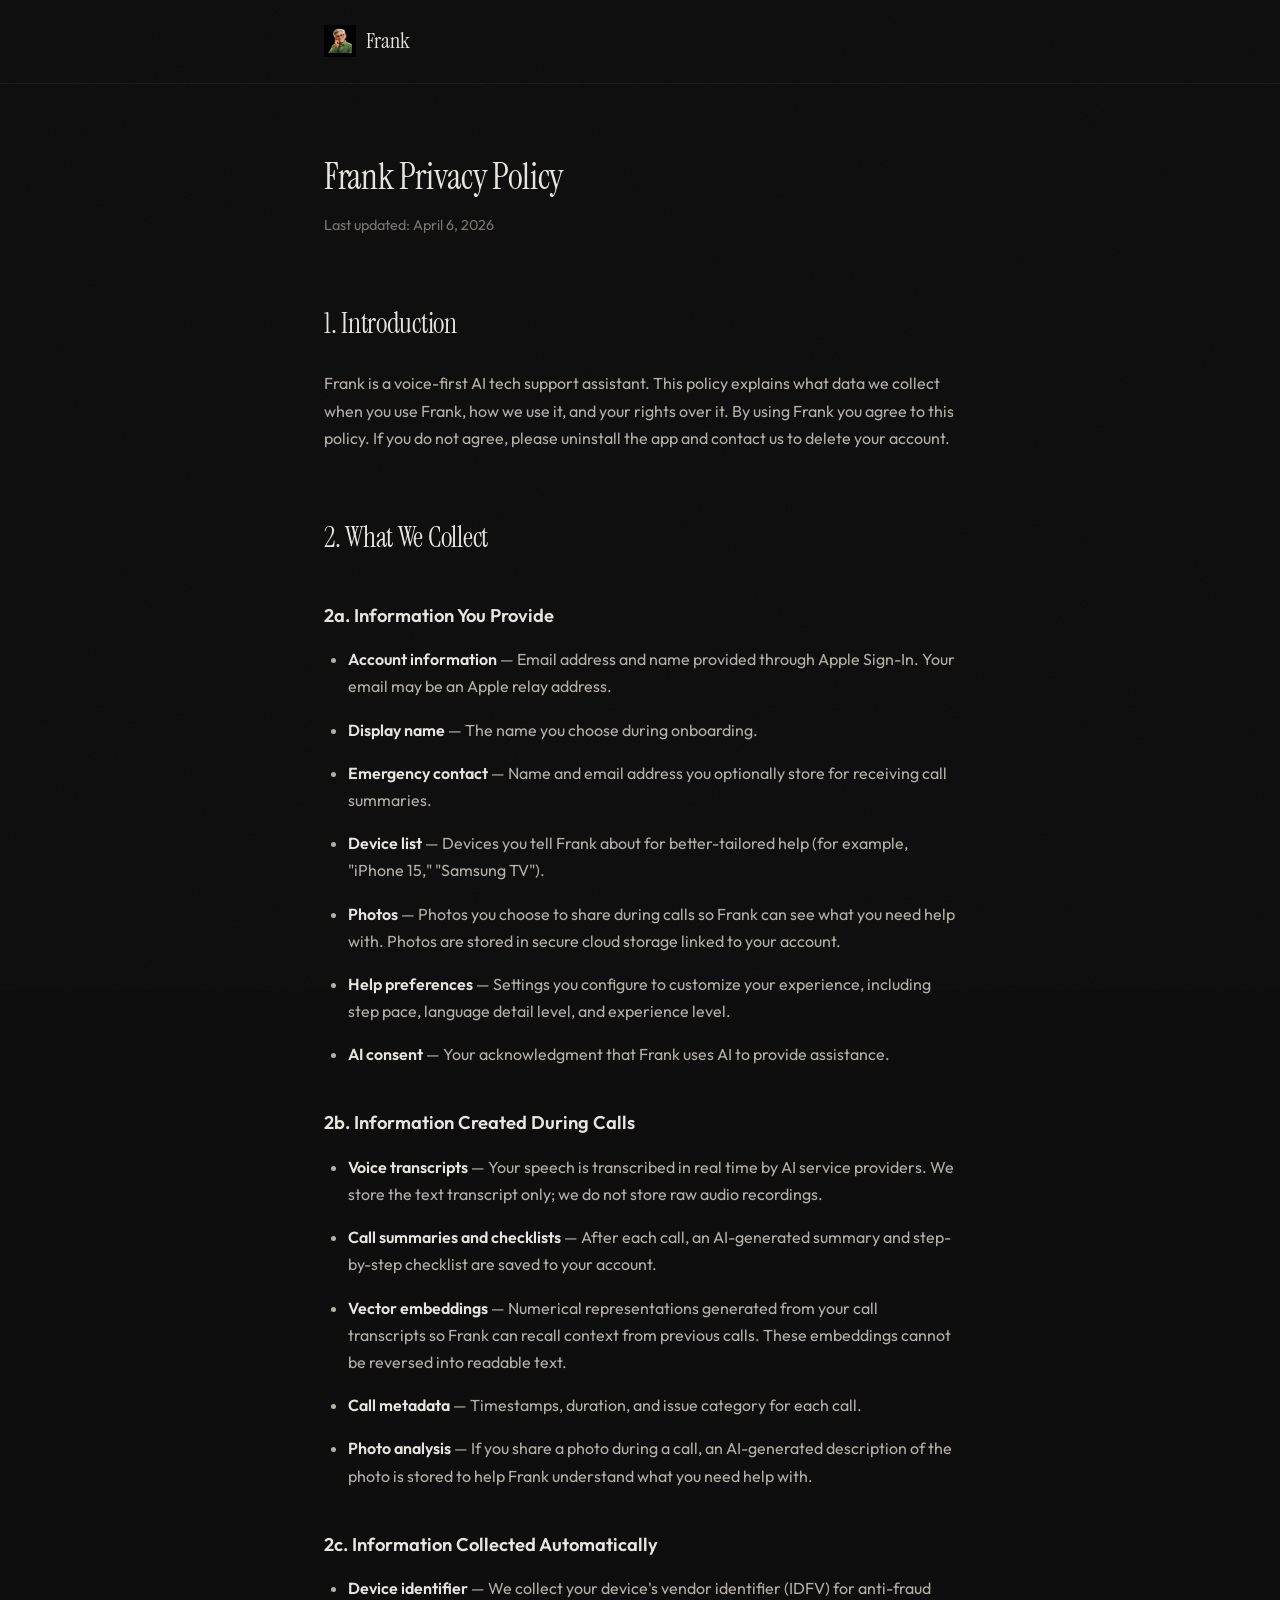
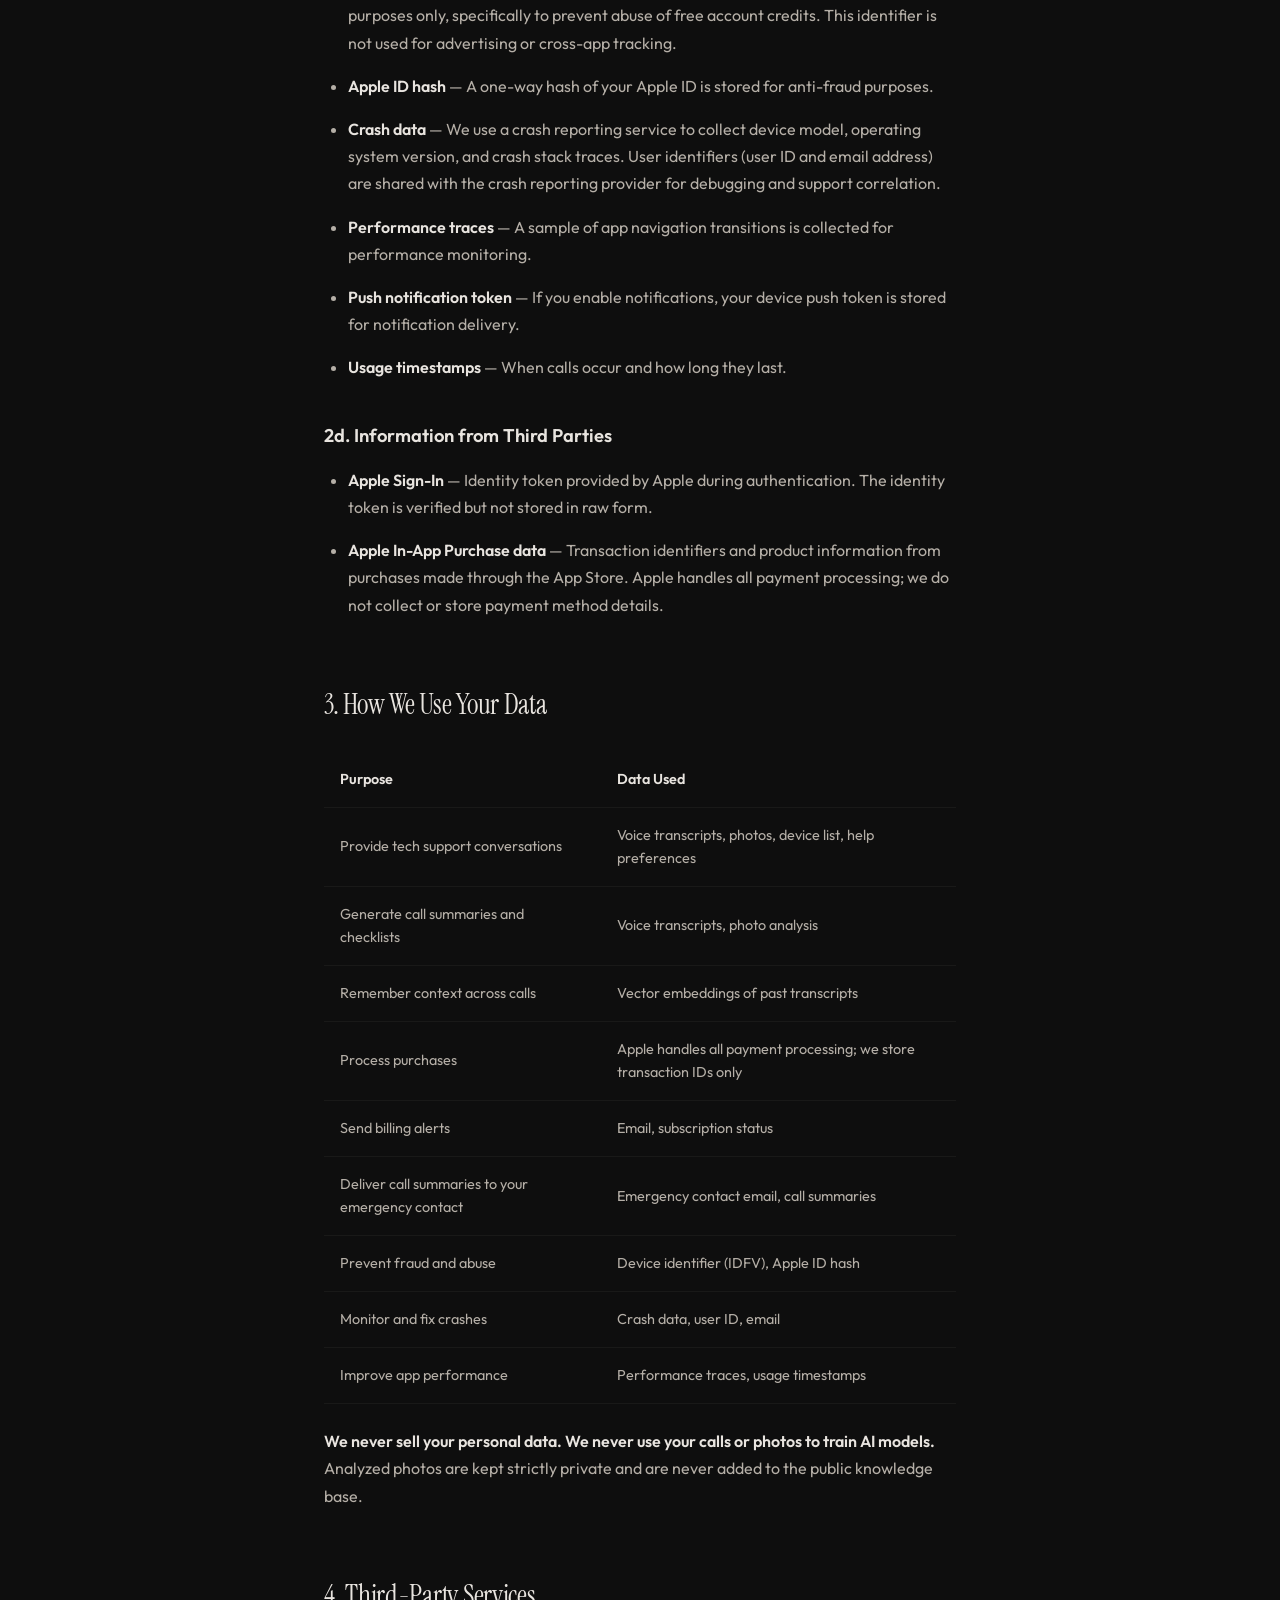
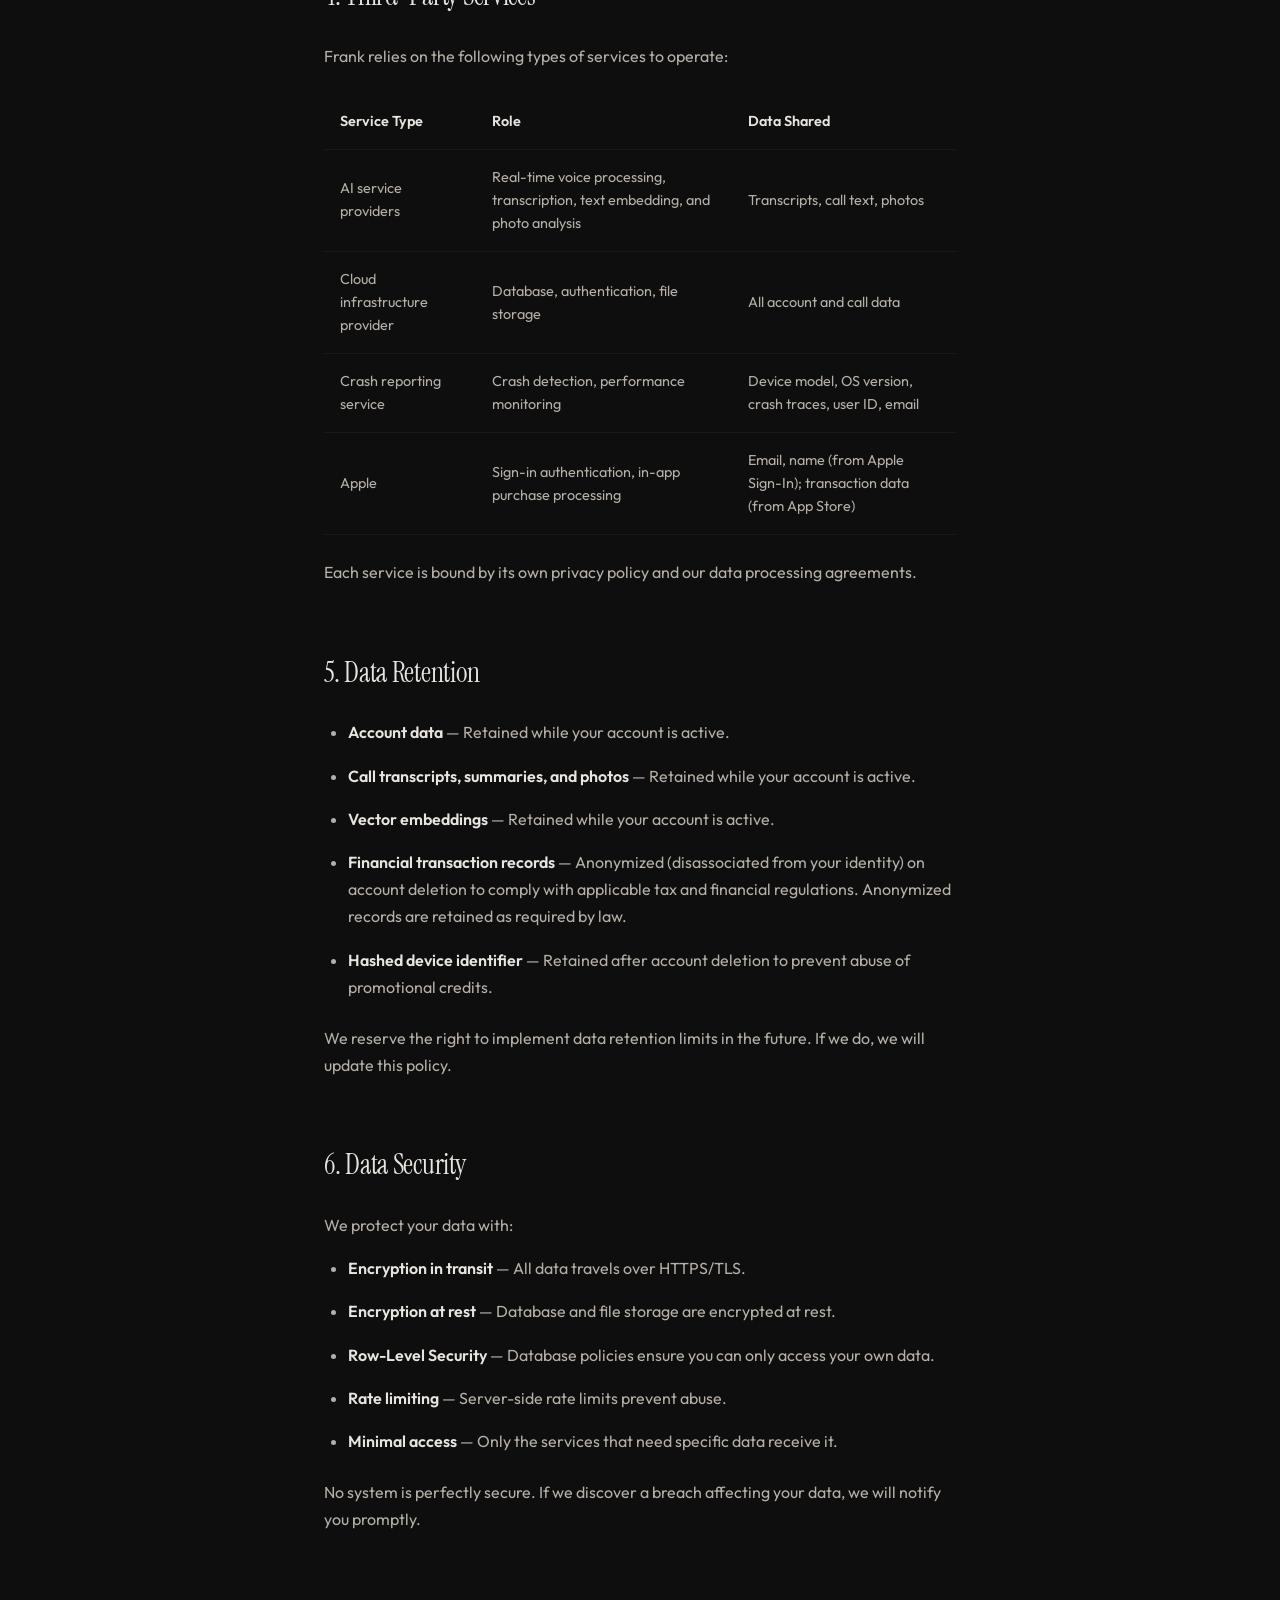
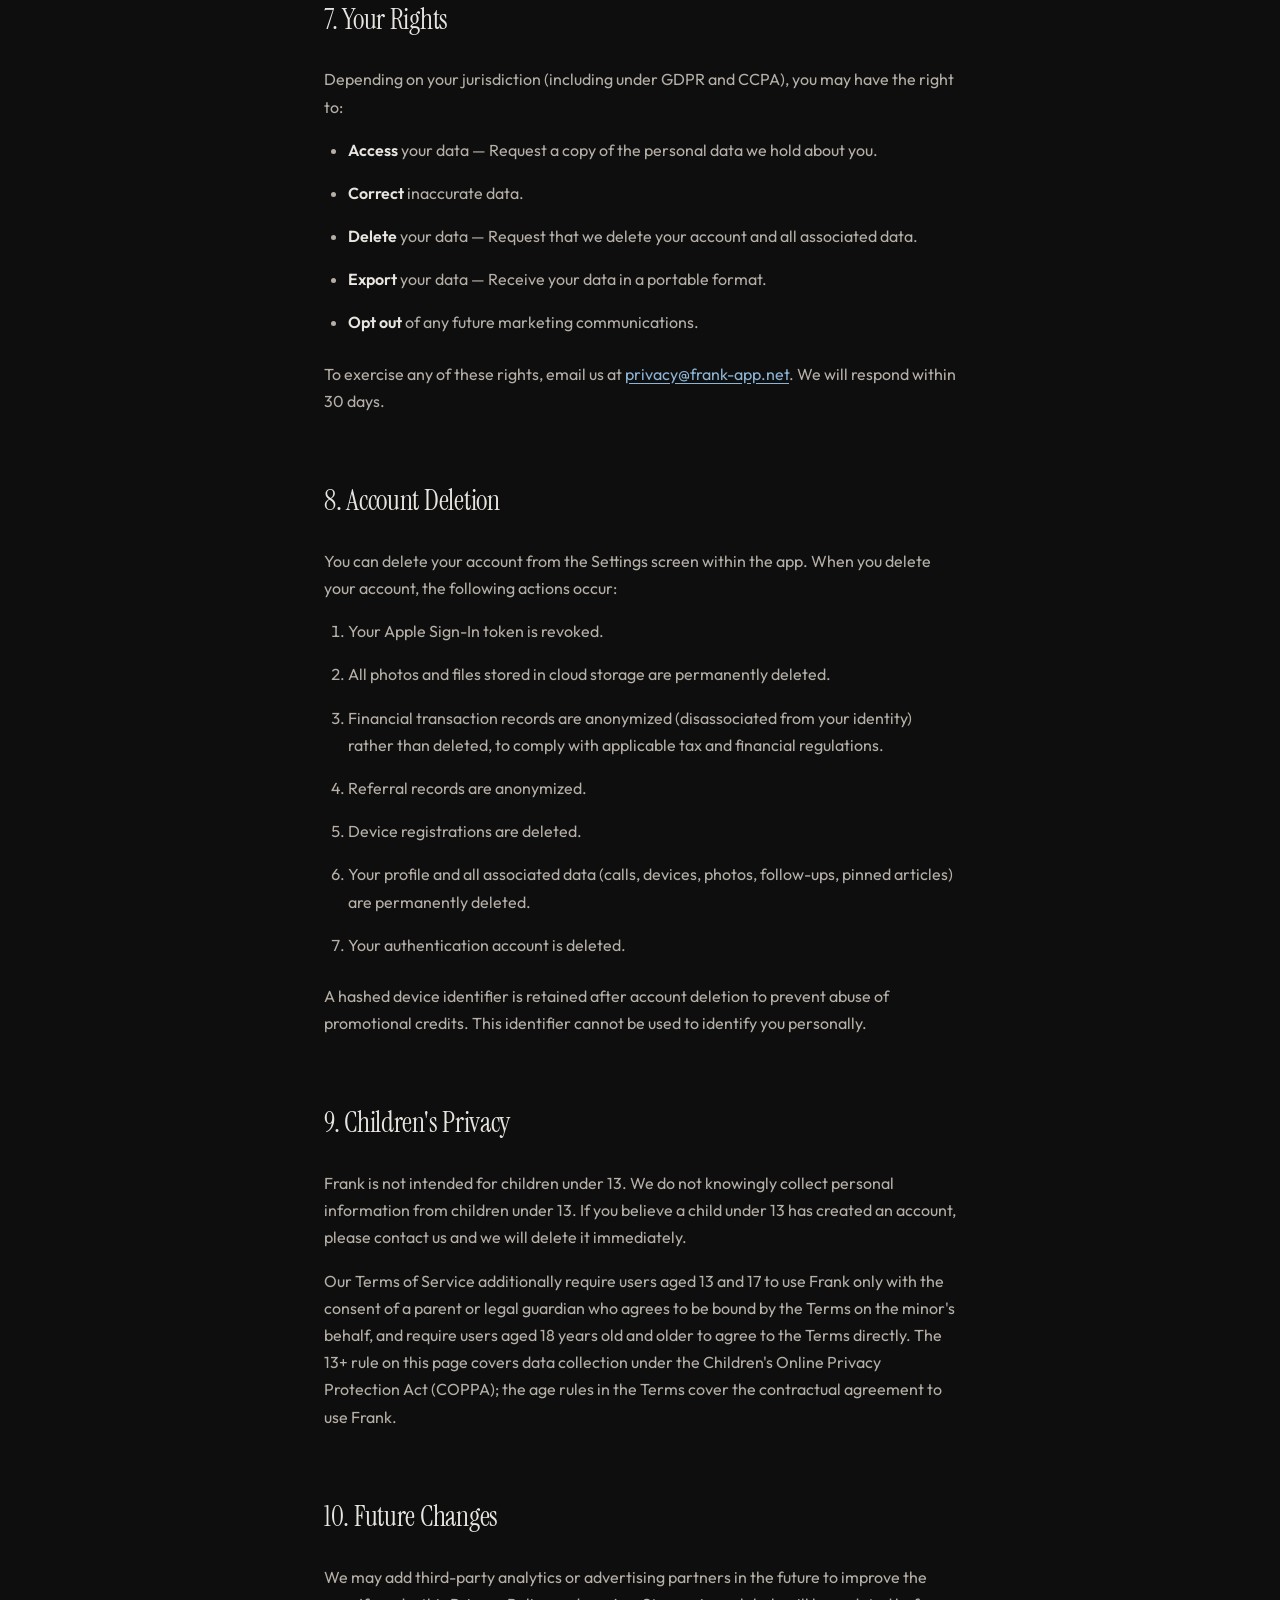
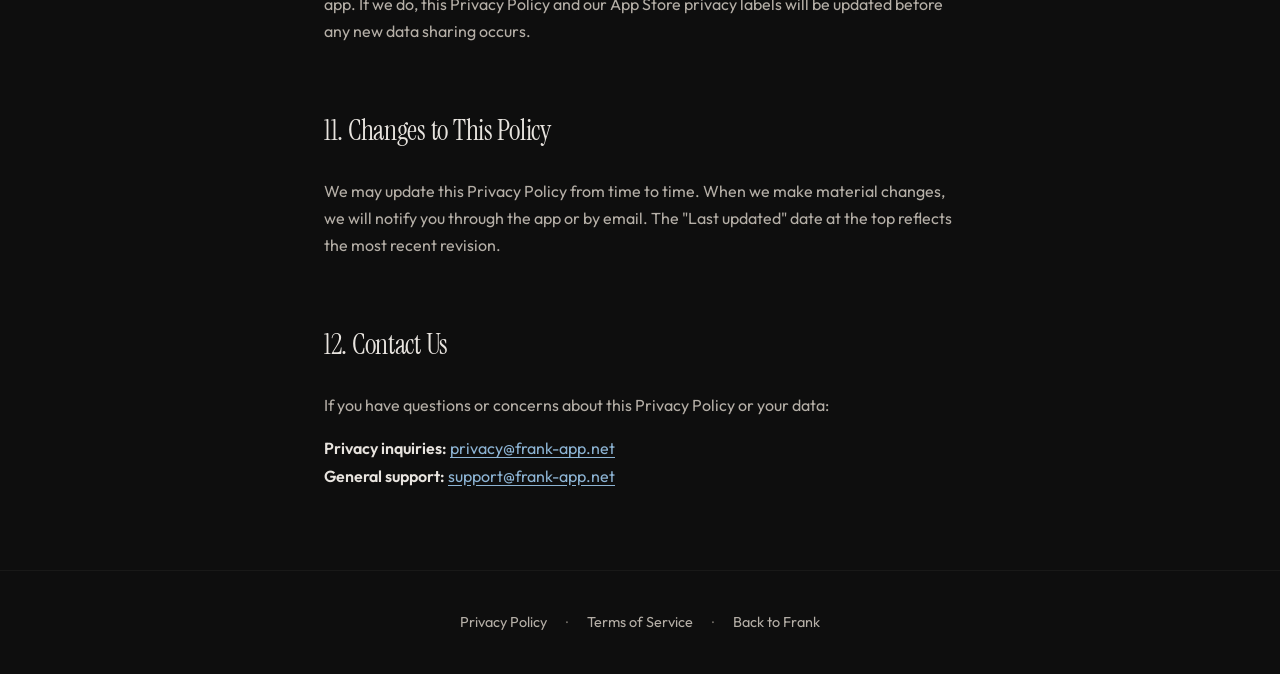
<file: privacy.html>
<!DOCTYPE html>
<html lang="en">
<head>
  <meta charset="UTF-8">
  <meta name="viewport" content="width=device-width, initial-scale=1.0">
  <title>Frank — Privacy Policy</title>
  <link rel="preconnect" href="https://fonts.googleapis.com">
  <link rel="preconnect" href="https://fonts.gstatic.com" crossorigin>
  <link href="https://fonts.googleapis.com/css2?family=Instrument+Serif:ital@0;1&family=Outfit:wght@300;400;500;600&display=swap" rel="stylesheet">
  <link rel="stylesheet" href="legal.css">
</head>
<body>
  <svg style="position:absolute;width:0;height:0;overflow:hidden" aria-hidden="true">
    <filter id="grain">
      <feTurbulence type="fractalNoise" baseFrequency="0.65" numOctaves="3" stitchTiles="stitch"/>
    </filter>
  </svg>
  <header class="legal-header">
    <a href="index.html" class="logo">
      <img src="assets/frank-avatar.png" alt="" width="32" height="32">
      <span>Frank</span>
    </a>
  </header>
  <main class="legal-content">
    <h1>Frank Privacy Policy</h1>
    <p class="updated">Last updated: April 6, 2026</p>

    <h2>1. Introduction</h2>
    <p>Frank is a voice-first AI tech support assistant. This policy explains what data we collect when you use Frank, how we use it, and your rights over it. By using Frank you agree to this policy. If you do not agree, please uninstall the app and contact us to delete your account.</p>

    <h2>2. What We Collect</h2>

    <h3>2a. Information You Provide</h3>
    <ul>
      <li><strong>Account information</strong> — Email address and name provided through Apple Sign-In. Your email may be an Apple relay address.</li>
      <li><strong>Display name</strong> — The name you choose during onboarding.</li>
      <li><strong>Emergency contact</strong> — Name and email address you optionally store for receiving call summaries.</li>
      <li><strong>Device list</strong> — Devices you tell Frank about for better-tailored help (for example, "iPhone 15," "Samsung TV").</li>
      <li><strong>Photos</strong> — Photos you choose to share during calls so Frank can see what you need help with. Photos are stored in secure cloud storage linked to your account.</li>
      <li><strong>Help preferences</strong> — Settings you configure to customize your experience, including step pace, language detail level, and experience level.</li>
      <li><strong>AI consent</strong> — Your acknowledgment that Frank uses AI to provide assistance.</li>
    </ul>

    <h3>2b. Information Created During Calls</h3>
    <ul>
      <li><strong>Voice transcripts</strong> — Your speech is transcribed in real time by AI service providers. We store the text transcript only; we do not store raw audio recordings.</li>
      <li><strong>Call summaries and checklists</strong> — After each call, an AI-generated summary and step-by-step checklist are saved to your account.</li>
      <li><strong>Vector embeddings</strong> — Numerical representations generated from your call transcripts so Frank can recall context from previous calls. These embeddings cannot be reversed into readable text.</li>
      <li><strong>Call metadata</strong> — Timestamps, duration, and issue category for each call.</li>
      <li><strong>Photo analysis</strong> — If you share a photo during a call, an AI-generated description of the photo is stored to help Frank understand what you need help with.</li>
    </ul>

    <h3>2c. Information Collected Automatically</h3>
    <ul>
      <li><strong>Device identifier</strong> — We collect your device's vendor identifier (IDFV) for anti-fraud purposes only, specifically to prevent abuse of free account credits. This identifier is not used for advertising or cross-app tracking.</li>
      <li><strong>Apple ID hash</strong> — A one-way hash of your Apple ID is stored for anti-fraud purposes.</li>
      <li><strong>Crash data</strong> — We use a crash reporting service to collect device model, operating system version, and crash stack traces. User identifiers (user ID and email address) are shared with the crash reporting provider for debugging and support correlation.</li>
      <li><strong>Performance traces</strong> — A sample of app navigation transitions is collected for performance monitoring.</li>
      <li><strong>Push notification token</strong> — If you enable notifications, your device push token is stored for notification delivery.</li>
      <li><strong>Usage timestamps</strong> — When calls occur and how long they last.</li>
    </ul>

    <h3>2d. Information from Third Parties</h3>
    <ul>
      <li><strong>Apple Sign-In</strong> — Identity token provided by Apple during authentication. The identity token is verified but not stored in raw form.</li>
      <li><strong>Apple In-App Purchase data</strong> — Transaction identifiers and product information from purchases made through the App Store. Apple handles all payment processing; we do not collect or store payment method details.</li>
    </ul>

    <h2>3. How We Use Your Data</h2>
    <table>
      <thead>
        <tr><th>Purpose</th><th>Data Used</th></tr>
      </thead>
      <tbody>
        <tr><td>Provide tech support conversations</td><td>Voice transcripts, photos, device list, help preferences</td></tr>
        <tr><td>Generate call summaries and checklists</td><td>Voice transcripts, photo analysis</td></tr>
        <tr><td>Remember context across calls</td><td>Vector embeddings of past transcripts</td></tr>
        <tr><td>Process purchases</td><td>Apple handles all payment processing; we store transaction IDs only</td></tr>
        <tr><td>Send billing alerts</td><td>Email, subscription status</td></tr>
        <tr><td>Deliver call summaries to your emergency contact</td><td>Emergency contact email, call summaries</td></tr>
        <tr><td>Prevent fraud and abuse</td><td>Device identifier (IDFV), Apple ID hash</td></tr>
        <tr><td>Monitor and fix crashes</td><td>Crash data, user ID, email</td></tr>
        <tr><td>Improve app performance</td><td>Performance traces, usage timestamps</td></tr>
      </tbody>
    </table>
    <p><strong>We never sell your personal data.</strong> <strong>We never use your calls or photos to train AI models.</strong> Analyzed photos are kept strictly private and are never added to the public knowledge base.</p>

    <h2>4. Third-Party Services</h2>
    <p>Frank relies on the following types of services to operate:</p>
    <table>
      <thead>
        <tr><th>Service Type</th><th>Role</th><th>Data Shared</th></tr>
      </thead>
      <tbody>
        <tr><td>AI service providers</td><td>Real-time voice processing, transcription, text embedding, and photo analysis</td><td>Transcripts, call text, photos</td></tr>
        <tr><td>Cloud infrastructure provider</td><td>Database, authentication, file storage</td><td>All account and call data</td></tr>
        <tr><td>Crash reporting service</td><td>Crash detection, performance monitoring</td><td>Device model, OS version, crash traces, user ID, email</td></tr>
        <tr><td>Apple</td><td>Sign-in authentication, in-app purchase processing</td><td>Email, name (from Apple Sign-In); transaction data (from App Store)</td></tr>
      </tbody>
    </table>
    <p>Each service is bound by its own privacy policy and our data processing agreements.</p>

    <h2>5. Data Retention</h2>
    <ul>
      <li><strong>Account data</strong> — Retained while your account is active.</li>
      <li><strong>Call transcripts, summaries, and photos</strong> — Retained while your account is active.</li>
      <li><strong>Vector embeddings</strong> — Retained while your account is active.</li>
      <li><strong>Financial transaction records</strong> — Anonymized (disassociated from your identity) on account deletion to comply with applicable tax and financial regulations. Anonymized records are retained as required by law.</li>
      <li><strong>Hashed device identifier</strong> — Retained after account deletion to prevent abuse of promotional credits.</li>
    </ul>
    <p>We reserve the right to implement data retention limits in the future. If we do, we will update this policy.</p>

    <h2>6. Data Security</h2>
    <p>We protect your data with:</p>
    <ul>
      <li><strong>Encryption in transit</strong> — All data travels over HTTPS/TLS.</li>
      <li><strong>Encryption at rest</strong> — Database and file storage are encrypted at rest.</li>
      <li><strong>Row-Level Security</strong> — Database policies ensure you can only access your own data.</li>
      <li><strong>Rate limiting</strong> — Server-side rate limits prevent abuse.</li>
      <li><strong>Minimal access</strong> — Only the services that need specific data receive it.</li>
    </ul>
    <p>No system is perfectly secure. If we discover a breach affecting your data, we will notify you promptly.</p>

    <h2>7. Your Rights</h2>
    <p>Depending on your jurisdiction (including under GDPR and CCPA), you may have the right to:</p>
    <ul>
      <li><strong>Access</strong> your data — Request a copy of the personal data we hold about you.</li>
      <li><strong>Correct</strong> inaccurate data.</li>
      <li><strong>Delete</strong> your data — Request that we delete your account and all associated data.</li>
      <li><strong>Export</strong> your data — Receive your data in a portable format.</li>
      <li><strong>Opt out</strong> of any future marketing communications.</li>
    </ul>
    <p>To exercise any of these rights, email us at <a href="mailto:privacy@frank-app.net">privacy@frank-app.net</a>. We will respond within 30 days.</p>

    <h2>8. Account Deletion</h2>
    <p>You can delete your account from the Settings screen within the app. When you delete your account, the following actions occur:</p>
    <ol>
      <li>Your Apple Sign-In token is revoked.</li>
      <li>All photos and files stored in cloud storage are permanently deleted.</li>
      <li>Financial transaction records are anonymized (disassociated from your identity) rather than deleted, to comply with applicable tax and financial regulations.</li>
      <li>Referral records are anonymized.</li>
      <li>Device registrations are deleted.</li>
      <li>Your profile and all associated data (calls, devices, photos, follow-ups, pinned articles) are permanently deleted.</li>
      <li>Your authentication account is deleted.</li>
    </ol>
    <p>A hashed device identifier is retained after account deletion to prevent abuse of promotional credits. This identifier cannot be used to identify you personally.</p>

    <h2>9. Children's Privacy</h2>
    <p>Frank is not intended for children under 13. We do not knowingly collect personal information from children under 13. If you believe a child under 13 has created an account, please contact us and we will delete it immediately.</p>
    <p>Our Terms of Service additionally require users aged 13 and 17 to use Frank only with the consent of a parent or legal guardian who agrees to be bound by the Terms on the minor's behalf, and require users aged 18 years old and older to agree to the Terms directly. The 13+ rule on this page covers data collection under the Children's Online Privacy Protection Act (COPPA); the age rules in the Terms cover the contractual agreement to use Frank.</p>

    <h2>10. Future Changes</h2>
    <p>We may add third-party analytics or advertising partners in the future to improve the app. If we do, this Privacy Policy and our App Store privacy labels will be updated before any new data sharing occurs.</p>

    <h2>11. Changes to This Policy</h2>
    <p>We may update this Privacy Policy from time to time. When we make material changes, we will notify you through the app or by email. The "Last updated" date at the top reflects the most recent revision.</p>

    <h2>12. Contact Us</h2>
    <p>If you have questions or concerns about this Privacy Policy or your data:</p>
    <p><strong>Privacy inquiries:</strong> <a href="mailto:privacy@frank-app.net">privacy@frank-app.net</a><br>
    <strong>General support:</strong> <a href="mailto:support@frank-app.net">support@frank-app.net</a></p>
  </main>
  <footer class="legal-footer">
    <a href="privacy.html">Privacy Policy</a>
    <span aria-hidden="true">·</span>
    <a href="terms.html">Terms of Service</a>
    <span aria-hidden="true">·</span>
    <a href="index.html">Back to Frank</a>
  </footer>
</body>
</html>
</file>
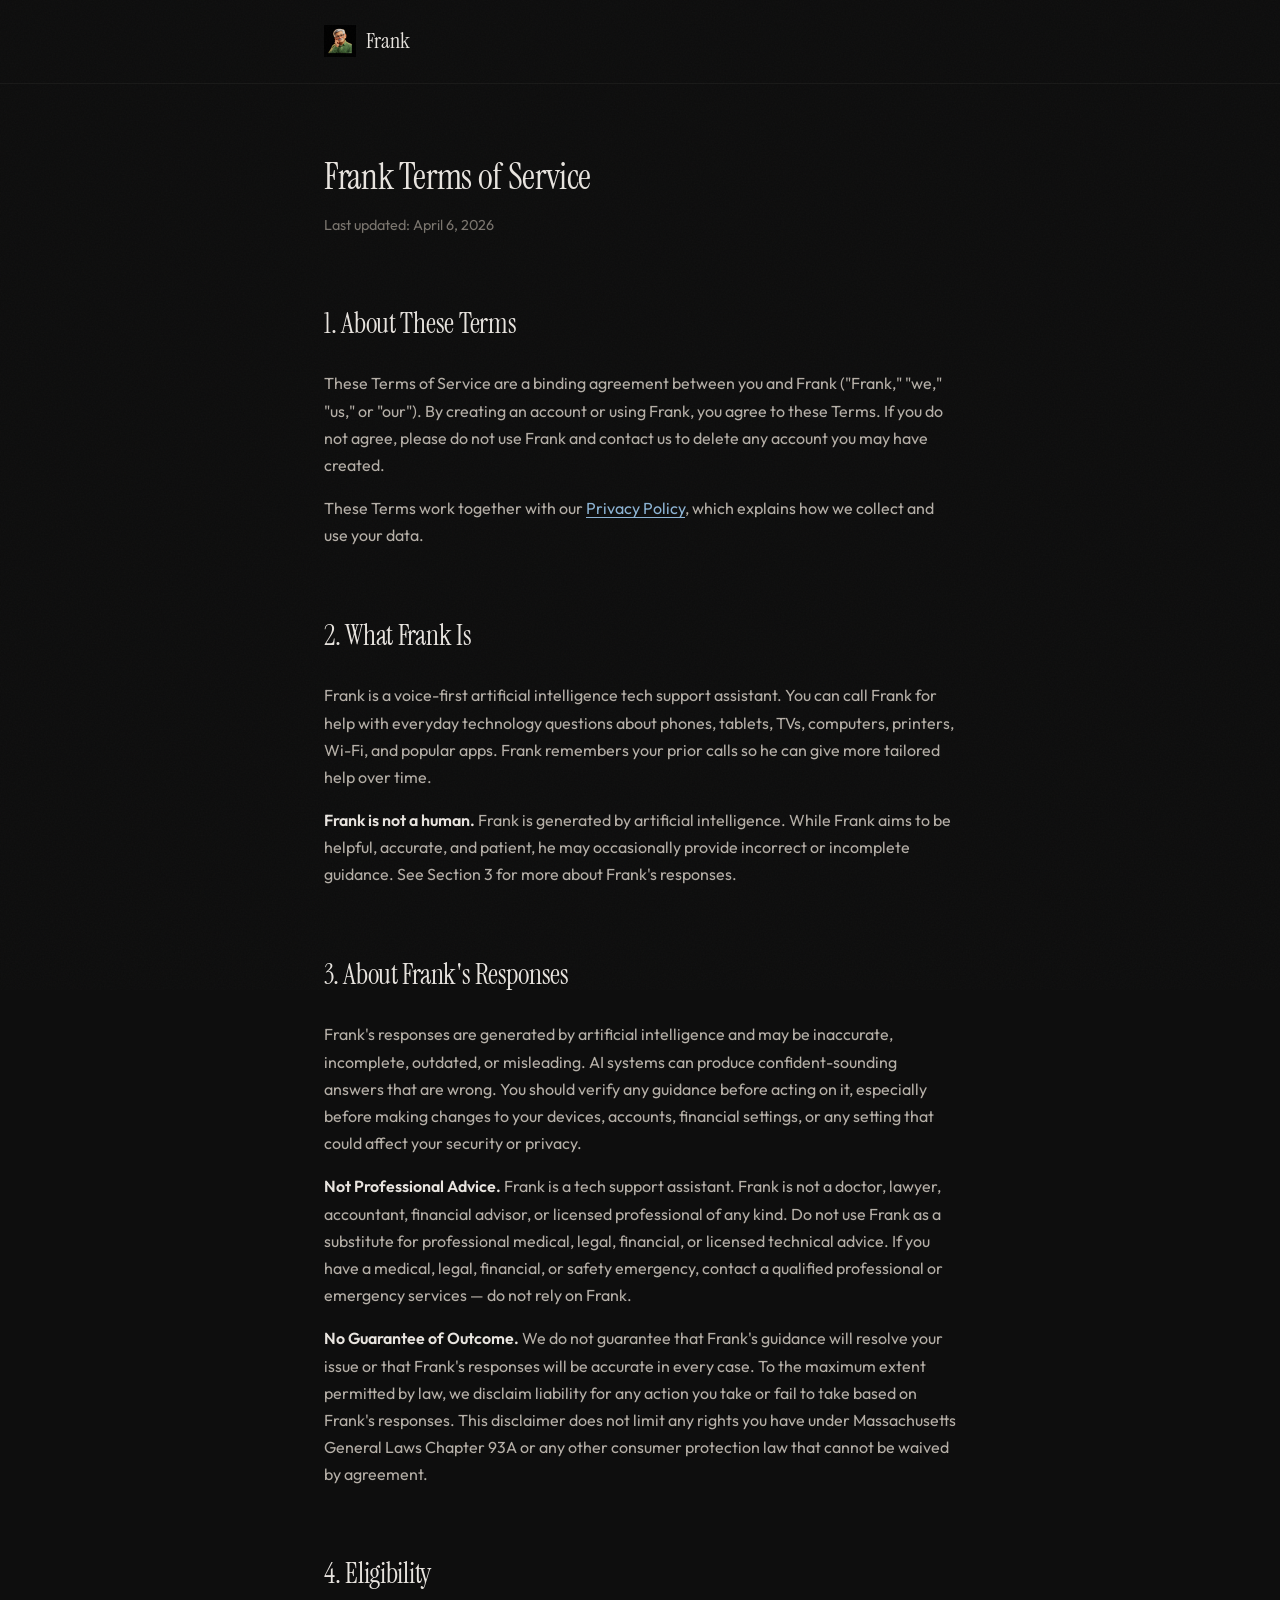
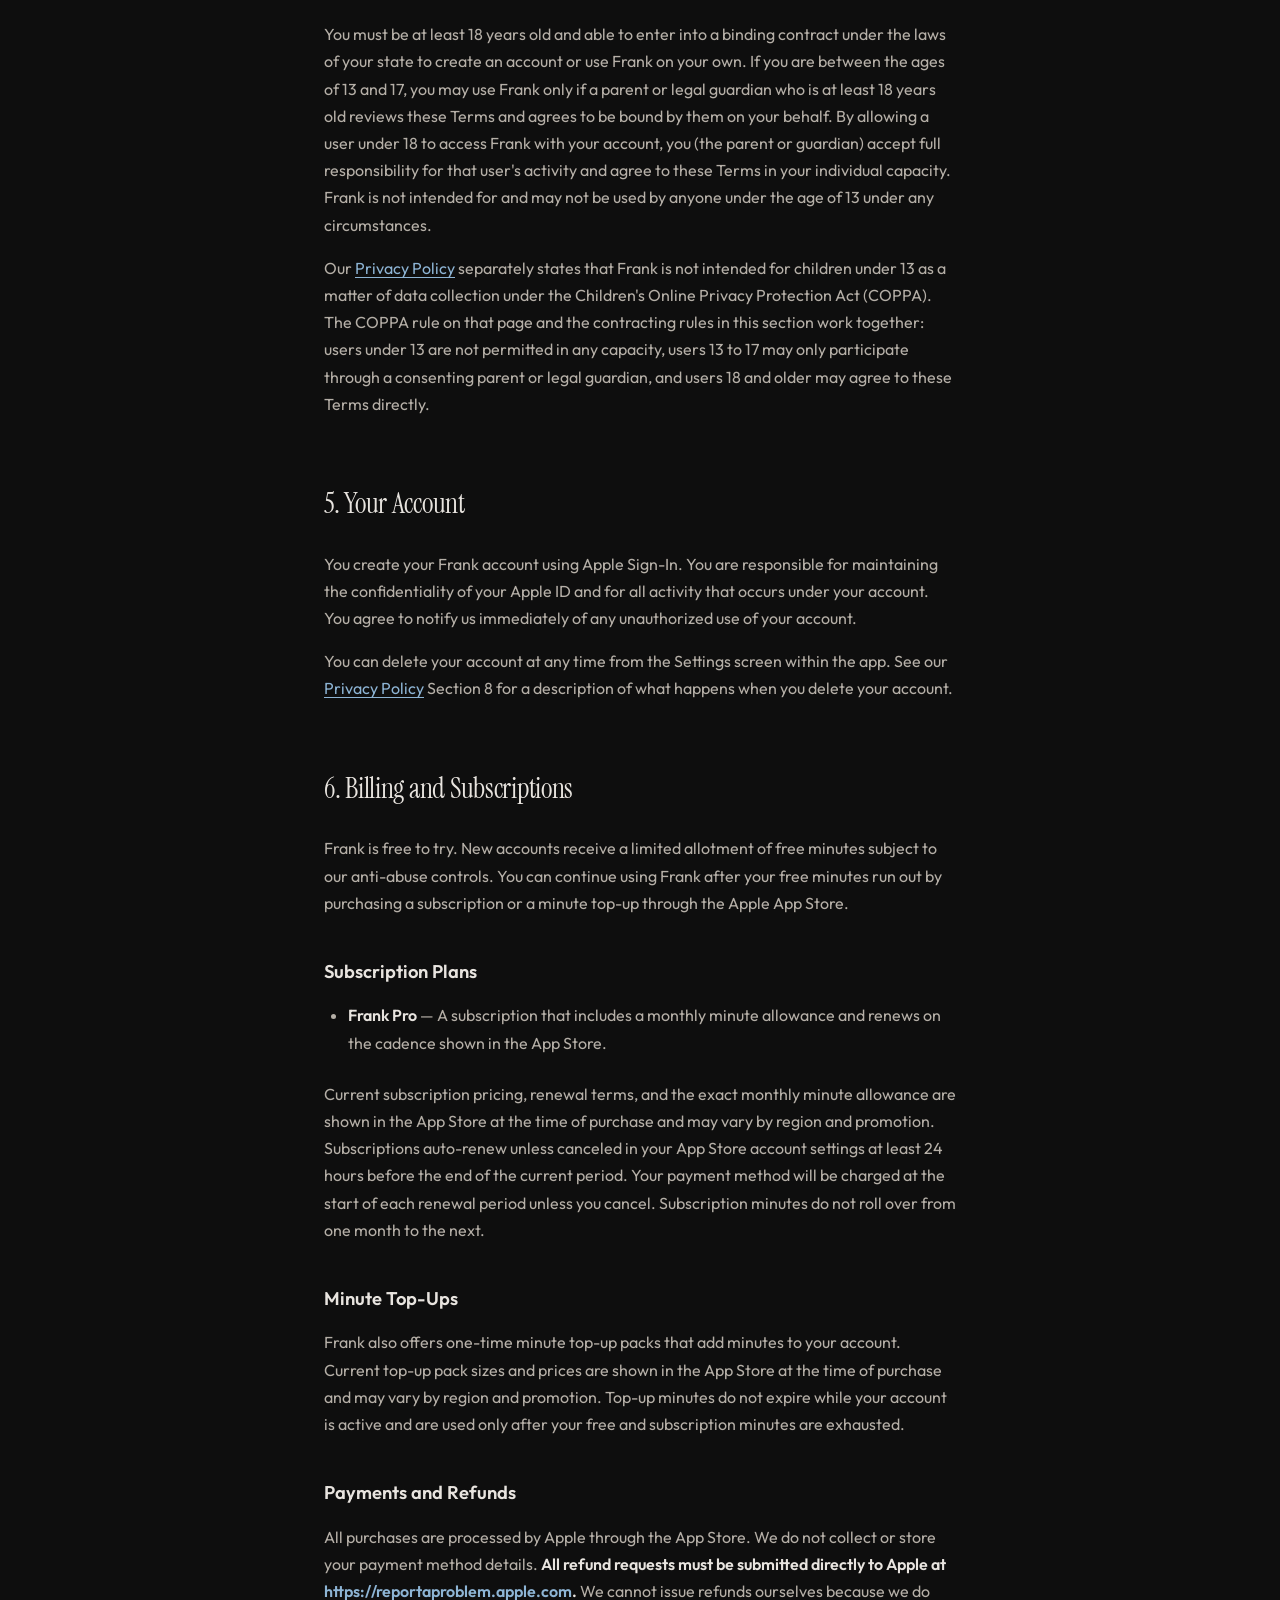
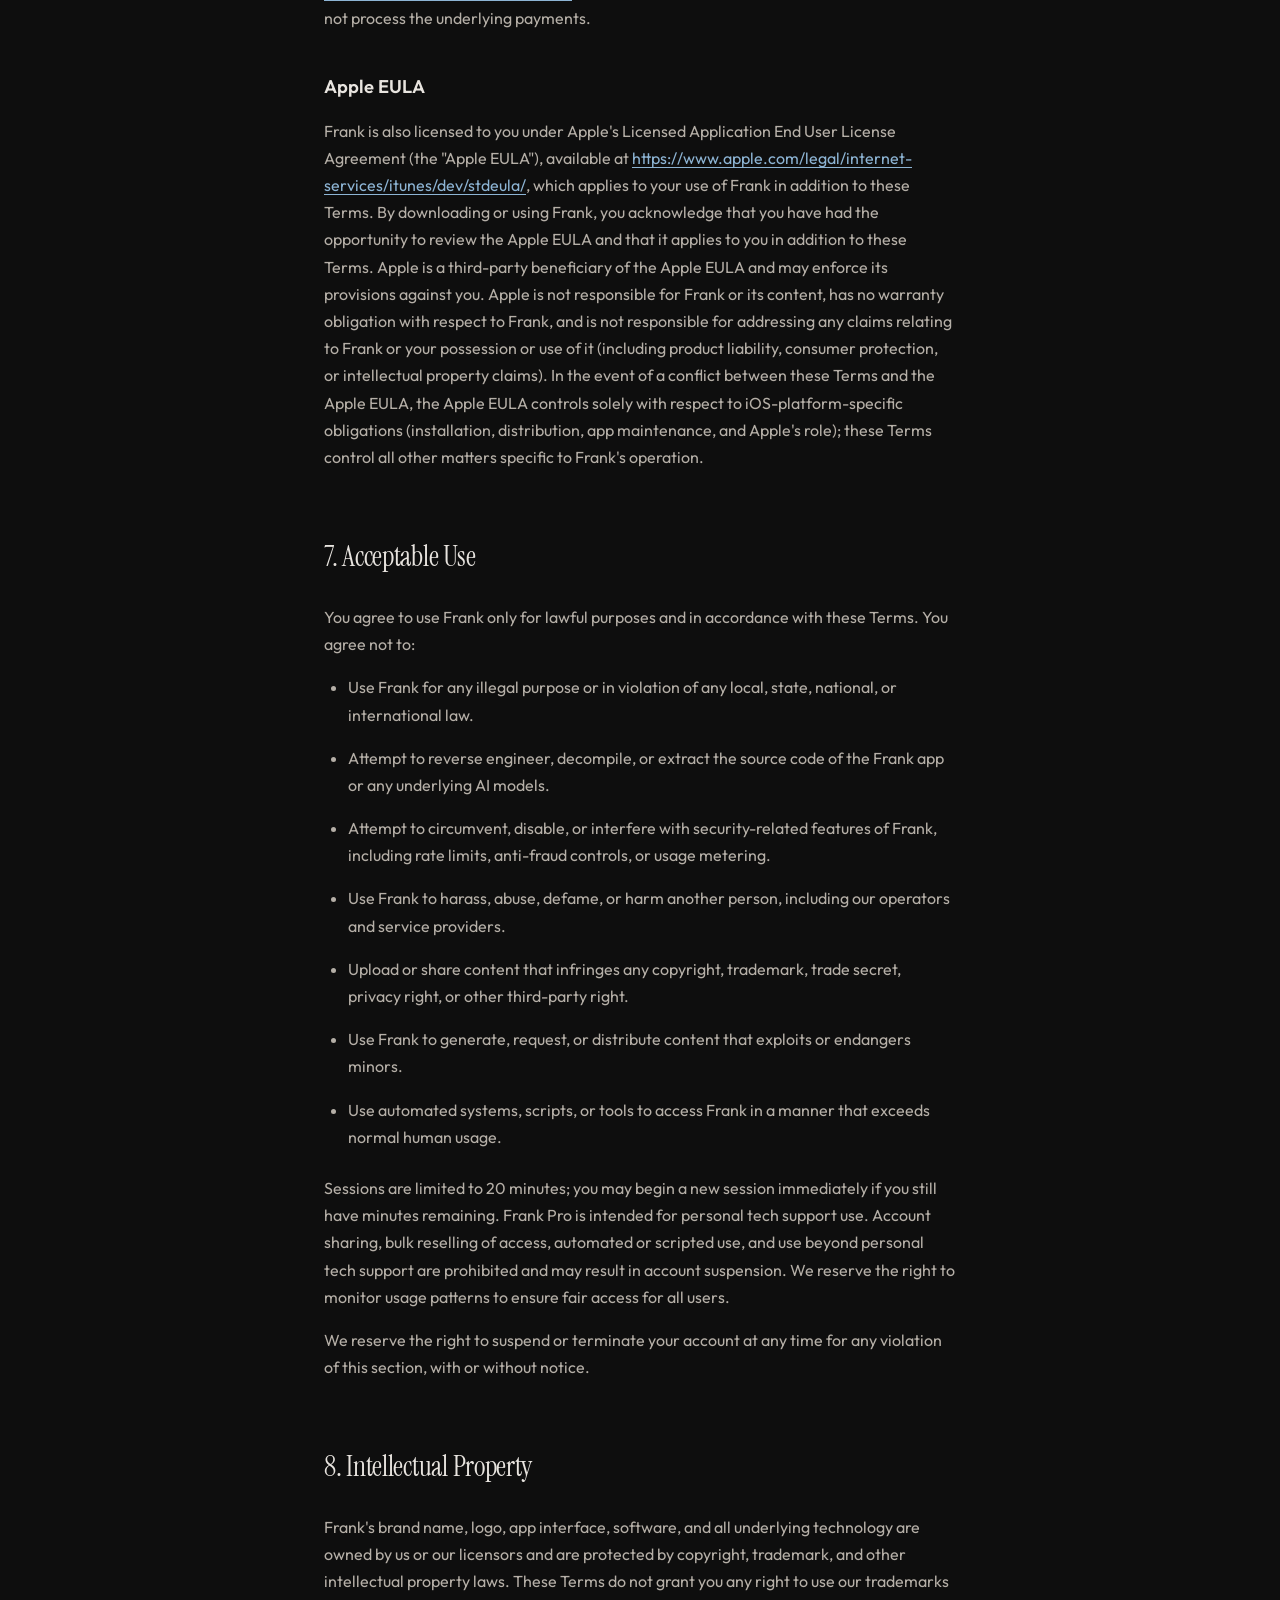
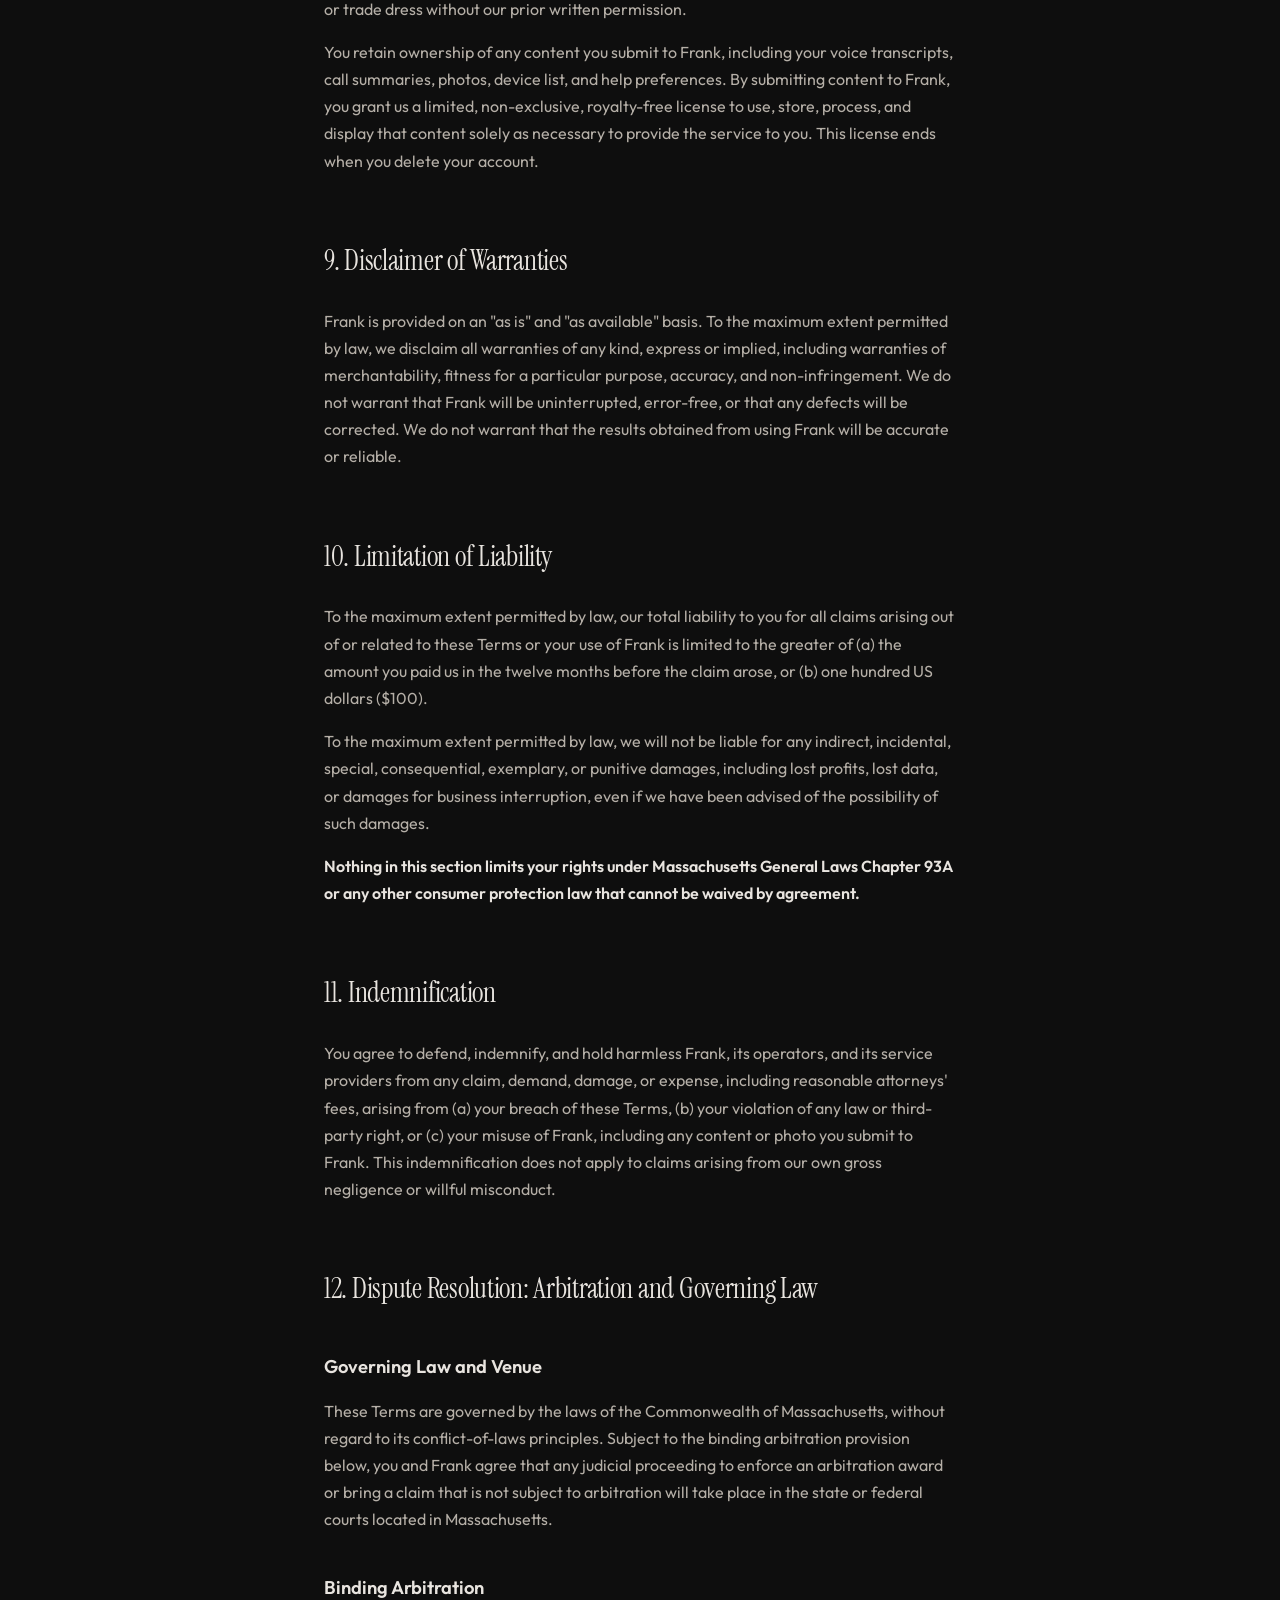
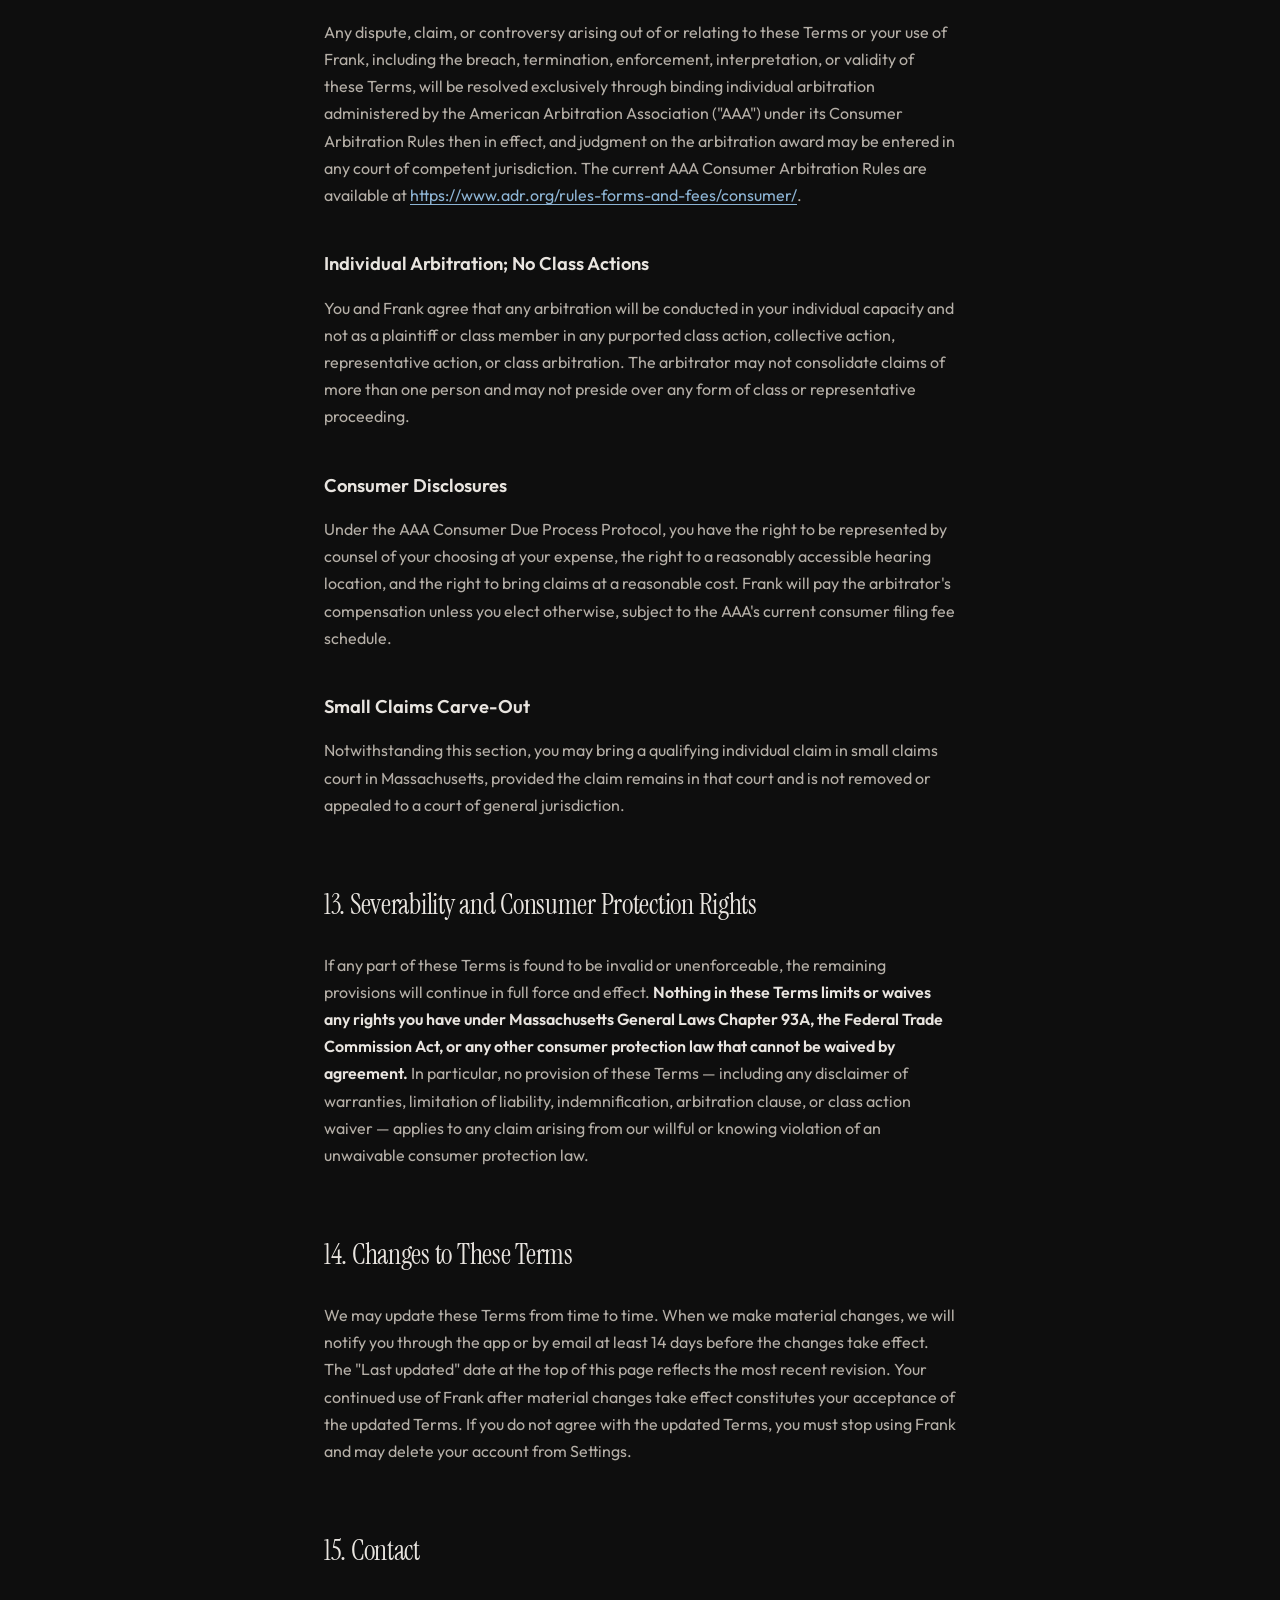
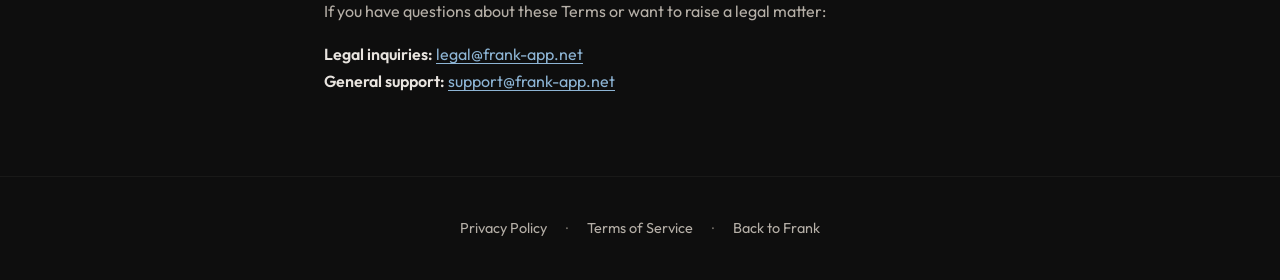
<file: terms.html>
<!DOCTYPE html>
<html lang="en">
<head>
  <meta charset="UTF-8">
  <meta name="viewport" content="width=device-width, initial-scale=1.0">
  <title>Frank — Terms of Service</title>
  <link rel="preconnect" href="https://fonts.googleapis.com">
  <link rel="preconnect" href="https://fonts.gstatic.com" crossorigin>
  <link href="https://fonts.googleapis.com/css2?family=Instrument+Serif:ital@0;1&family=Outfit:wght@300;400;500;600&display=swap" rel="stylesheet">
  <link rel="stylesheet" href="legal.css">
</head>
<body>

  <svg style="position:absolute;width:0;height:0;overflow:hidden" aria-hidden="true">
    <filter id="grain">
      <feTurbulence type="fractalNoise" baseFrequency="0.65" numOctaves="3" stitchTiles="stitch"/>
    </filter>
  </svg>

  <header class="legal-header">
    <a href="index.html" class="logo">
      <img src="assets/frank-avatar.png" alt="" width="32" height="32">
      <span>Frank</span>
    </a>
  </header>

  <main class="legal-content">

    <h1>Frank Terms of Service</h1>
    <p class="updated">Last updated: April 6, 2026</p>

    <h2>1. About These Terms</h2>

    <p>These Terms of Service are a binding agreement between you and Frank ("Frank," "we," "us," or "our"). By creating an account or using Frank, you agree to these Terms. If you do not agree, please do not use Frank and contact us to delete any account you may have created.</p>

    <p>These Terms work together with our <a href="privacy.html">Privacy Policy</a>, which explains how we collect and use your data.</p>


    <h2>2. What Frank Is</h2>

    <p>Frank is a voice-first artificial intelligence tech support assistant. You can call Frank for help with everyday technology questions about phones, tablets, TVs, computers, printers, Wi-Fi, and popular apps. Frank remembers your prior calls so he can give more tailored help over time.</p>

    <p><strong>Frank is not a human.</strong> Frank is generated by artificial intelligence. While Frank aims to be helpful, accurate, and patient, he may occasionally provide incorrect or incomplete guidance. See Section 3 for more about Frank's responses.</p>


    <h2>3. About Frank's Responses</h2>

    <p>Frank's responses are generated by artificial intelligence and may be inaccurate, incomplete, outdated, or misleading. AI systems can produce confident-sounding answers that are wrong. You should verify any guidance before acting on it, especially before making changes to your devices, accounts, financial settings, or any setting that could affect your security or privacy.</p>

    <p><strong>Not Professional Advice.</strong> Frank is a tech support assistant. Frank is not a doctor, lawyer, accountant, financial advisor, or licensed professional of any kind. Do not use Frank as a substitute for professional medical, legal, financial, or licensed technical advice. If you have a medical, legal, financial, or safety emergency, contact a qualified professional or emergency services — do not rely on Frank.</p>

    <p><strong>No Guarantee of Outcome.</strong> We do not guarantee that Frank's guidance will resolve your issue or that Frank's responses will be accurate in every case. To the maximum extent permitted by law, we disclaim liability for any action you take or fail to take based on Frank's responses. This disclaimer does not limit any rights you have under Massachusetts General Laws Chapter 93A or any other consumer protection law that cannot be waived by agreement.</p>


    <h2>4. Eligibility</h2>

    <p>You must be at least 18 years old and able to enter into a binding contract under the laws of your state to create an account or use Frank on your own. If you are between the ages of 13 and 17, you may use Frank only if a parent or legal guardian who is at least 18 years old reviews these Terms and agrees to be bound by them on your behalf. By allowing a user under 18 to access Frank with your account, you (the parent or guardian) accept full responsibility for that user's activity and agree to these Terms in your individual capacity. Frank is not intended for and may not be used by anyone under the age of 13 under any circumstances.</p>

    <p>Our <a href="privacy.html">Privacy Policy</a> separately states that Frank is not intended for children under 13 as a matter of data collection under the Children's Online Privacy Protection Act (COPPA). The COPPA rule on that page and the contracting rules in this section work together: users under 13 are not permitted in any capacity, users 13 to 17 may only participate through a consenting parent or legal guardian, and users 18 and older may agree to these Terms directly.</p>


    <h2>5. Your Account</h2>

    <p>You create your Frank account using Apple Sign-In. You are responsible for maintaining the confidentiality of your Apple ID and for all activity that occurs under your account. You agree to notify us immediately of any unauthorized use of your account.</p>

    <p>You can delete your account at any time from the Settings screen within the app. See our <a href="privacy.html">Privacy Policy</a> Section 8 for a description of what happens when you delete your account.</p>


    <h2>6. Billing and Subscriptions</h2>

    <p>Frank is free to try. New accounts receive a limited allotment of free minutes subject to our anti-abuse controls. You can continue using Frank after your free minutes run out by purchasing a subscription or a minute top-up through the Apple App Store.</p>

    <h3>Subscription Plans</h3>

    <ul>
      <li><strong>Frank Pro</strong> — A subscription that includes a monthly minute allowance and renews on the cadence shown in the App Store.</li>
    </ul>

    <p>Current subscription pricing, renewal terms, and the exact monthly minute allowance are shown in the App Store at the time of purchase and may vary by region and promotion. Subscriptions auto-renew unless canceled in your App Store account settings at least 24 hours before the end of the current period. Your payment method will be charged at the start of each renewal period unless you cancel. Subscription minutes do not roll over from one month to the next.</p>

    <h3>Minute Top-Ups</h3>

    <p>Frank also offers one-time minute top-up packs that add minutes to your account. Current top-up pack sizes and prices are shown in the App Store at the time of purchase and may vary by region and promotion. Top-up minutes do not expire while your account is active and are used only after your free and subscription minutes are exhausted.</p>

    <h3>Payments and Refunds</h3>

    <p>All purchases are processed by Apple through the App Store. We do not collect or store your payment method details. <strong>All refund requests must be submitted directly to Apple at <a href="https://reportaproblem.apple.com">https://reportaproblem.apple.com</a>.</strong> We cannot issue refunds ourselves because we do not process the underlying payments.</p>

    <h3>Apple EULA</h3>

    <p>Frank is also licensed to you under Apple's Licensed Application End User License Agreement (the "Apple EULA"), available at <a href="https://www.apple.com/legal/internet-services/itunes/dev/stdeula/">https://www.apple.com/legal/internet-services/itunes/dev/stdeula/</a>, which applies to your use of Frank in addition to these Terms. By downloading or using Frank, you acknowledge that you have had the opportunity to review the Apple EULA and that it applies to you in addition to these Terms. Apple is a third-party beneficiary of the Apple EULA and may enforce its provisions against you. Apple is not responsible for Frank or its content, has no warranty obligation with respect to Frank, and is not responsible for addressing any claims relating to Frank or your possession or use of it (including product liability, consumer protection, or intellectual property claims). In the event of a conflict between these Terms and the Apple EULA, the Apple EULA controls solely with respect to iOS-platform-specific obligations (installation, distribution, app maintenance, and Apple's role); these Terms control all other matters specific to Frank's operation.</p>


    <h2>7. Acceptable Use</h2>

    <p>You agree to use Frank only for lawful purposes and in accordance with these Terms. You agree not to:</p>

    <ul>
      <li>Use Frank for any illegal purpose or in violation of any local, state, national, or international law.</li>
      <li>Attempt to reverse engineer, decompile, or extract the source code of the Frank app or any underlying AI models.</li>
      <li>Attempt to circumvent, disable, or interfere with security-related features of Frank, including rate limits, anti-fraud controls, or usage metering.</li>
      <li>Use Frank to harass, abuse, defame, or harm another person, including our operators and service providers.</li>
      <li>Upload or share content that infringes any copyright, trademark, trade secret, privacy right, or other third-party right.</li>
      <li>Use Frank to generate, request, or distribute content that exploits or endangers minors.</li>
      <li>Use automated systems, scripts, or tools to access Frank in a manner that exceeds normal human usage.</li>
    </ul>

    <p>Sessions are limited to 20 minutes; you may begin a new session immediately if you still have minutes remaining. Frank Pro is intended for personal tech support use. Account sharing, bulk reselling of access, automated or scripted use, and use beyond personal tech support are prohibited and may result in account suspension. We reserve the right to monitor usage patterns to ensure fair access for all users.</p>

    <p>We reserve the right to suspend or terminate your account at any time for any violation of this section, with or without notice.</p>


    <h2>8. Intellectual Property</h2>

    <p>Frank's brand name, logo, app interface, software, and all underlying technology are owned by us or our licensors and are protected by copyright, trademark, and other intellectual property laws. These Terms do not grant you any right to use our trademarks or trade dress without our prior written permission.</p>

    <p>You retain ownership of any content you submit to Frank, including your voice transcripts, call summaries, photos, device list, and help preferences. By submitting content to Frank, you grant us a limited, non-exclusive, royalty-free license to use, store, process, and display that content solely as necessary to provide the service to you. This license ends when you delete your account.</p>


    <h2>9. Disclaimer of Warranties</h2>

    <p>Frank is provided on an "as is" and "as available" basis. To the maximum extent permitted by law, we disclaim all warranties of any kind, express or implied, including warranties of merchantability, fitness for a particular purpose, accuracy, and non-infringement. We do not warrant that Frank will be uninterrupted, error-free, or that any defects will be corrected. We do not warrant that the results obtained from using Frank will be accurate or reliable.</p>


    <h2>10. Limitation of Liability</h2>

    <p>To the maximum extent permitted by law, our total liability to you for all claims arising out of or related to these Terms or your use of Frank is limited to the greater of (a) the amount you paid us in the twelve months before the claim arose, or (b) one hundred US dollars ($100).</p>

    <p>To the maximum extent permitted by law, we will not be liable for any indirect, incidental, special, consequential, exemplary, or punitive damages, including lost profits, lost data, or damages for business interruption, even if we have been advised of the possibility of such damages.</p>

    <p><strong>Nothing in this section limits your rights under Massachusetts General Laws Chapter 93A or any other consumer protection law that cannot be waived by agreement.</strong></p>


    <h2>11. Indemnification</h2>

    <p>You agree to defend, indemnify, and hold harmless Frank, its operators, and its service providers from any claim, demand, damage, or expense, including reasonable attorneys' fees, arising from (a) your breach of these Terms, (b) your violation of any law or third-party right, or (c) your misuse of Frank, including any content or photo you submit to Frank. This indemnification does not apply to claims arising from our own gross negligence or willful misconduct.</p>


    <h2>12. Dispute Resolution: Arbitration and Governing Law</h2>

    <h3>Governing Law and Venue</h3>

    <p>These Terms are governed by the laws of the Commonwealth of Massachusetts, without regard to its conflict-of-laws principles. Subject to the binding arbitration provision below, you and Frank agree that any judicial proceeding to enforce an arbitration award or bring a claim that is not subject to arbitration will take place in the state or federal courts located in Massachusetts.</p>

    <h3>Binding Arbitration</h3>

    <p>Any dispute, claim, or controversy arising out of or relating to these Terms or your use of Frank, including the breach, termination, enforcement, interpretation, or validity of these Terms, will be resolved exclusively through binding individual arbitration administered by the American Arbitration Association ("AAA") under its Consumer Arbitration Rules then in effect, and judgment on the arbitration award may be entered in any court of competent jurisdiction. The current AAA Consumer Arbitration Rules are available at <a href="https://www.adr.org/rules-forms-and-fees/consumer/">https://www.adr.org/rules-forms-and-fees/consumer/</a>.</p>

    <h3>Individual Arbitration; No Class Actions</h3>

    <p>You and Frank agree that any arbitration will be conducted in your individual capacity and not as a plaintiff or class member in any purported class action, collective action, representative action, or class arbitration. The arbitrator may not consolidate claims of more than one person and may not preside over any form of class or representative proceeding.</p>

    <h3>Consumer Disclosures</h3>

    <p>Under the AAA Consumer Due Process Protocol, you have the right to be represented by counsel of your choosing at your expense, the right to a reasonably accessible hearing location, and the right to bring claims at a reasonable cost. Frank will pay the arbitrator's compensation unless you elect otherwise, subject to the AAA's current consumer filing fee schedule.</p>

    <h3>Small Claims Carve-Out</h3>

    <p>Notwithstanding this section, you may bring a qualifying individual claim in small claims court in Massachusetts, provided the claim remains in that court and is not removed or appealed to a court of general jurisdiction.</p>


    <h2>13. Severability and Consumer Protection Rights</h2>

    <p>If any part of these Terms is found to be invalid or unenforceable, the remaining provisions will continue in full force and effect. <strong>Nothing in these Terms limits or waives any rights you have under Massachusetts General Laws Chapter 93A, the Federal Trade Commission Act, or any other consumer protection law that cannot be waived by agreement.</strong> In particular, no provision of these Terms — including any disclaimer of warranties, limitation of liability, indemnification, arbitration clause, or class action waiver — applies to any claim arising from our willful or knowing violation of an unwaivable consumer protection law.</p>


    <h2>14. Changes to These Terms</h2>

    <p>We may update these Terms from time to time. When we make material changes, we will notify you through the app or by email at least 14 days before the changes take effect. The "Last updated" date at the top of this page reflects the most recent revision. Your continued use of Frank after material changes take effect constitutes your acceptance of the updated Terms. If you do not agree with the updated Terms, you must stop using Frank and may delete your account from Settings.</p>


    <h2>15. Contact</h2>

    <p>If you have questions about these Terms or want to raise a legal matter:</p>

    <p><strong>Legal inquiries:</strong> <a href="mailto:legal@frank-app.net">legal@frank-app.net</a><br>
    <strong>General support:</strong> <a href="mailto:support@frank-app.net">support@frank-app.net</a></p>

  </main>

  <footer class="legal-footer">
    <a href="privacy.html">Privacy Policy</a>
    <span aria-hidden="true">·</span>
    <a href="terms.html">Terms of Service</a>
    <span aria-hidden="true">·</span>
    <a href="index.html">Back to Frank</a>
  </footer>

</body>
</html>
</file>
<file: fix/card.css>
:root {
  color-scheme: dark;
  --background: #101110;
  --surface: #1c1e1b;
  --text: #f0eee9;
  --muted: #b9bcb4;
  --green: #a1ca99;
  --blue: #a3c7e0;
}
* { box-sizing: border-box; }
[hidden] { display: none !important; }
body {
  margin: 0;
  background: var(--background);
  color: var(--text);
  font-family: -apple-system, BlinkMacSystemFont, "Segoe UI", sans-serif;
  font-size: 18px;
  line-height: 1.6;
  -webkit-text-size-adjust: 100%;
}
.container { max-width: 760px; margin: 0 auto; padding: 36px 24px 24px; }
a { color: var(--blue); text-underline-offset: 4px; }
a:focus-visible, button:focus-visible { outline: 3px solid var(--blue); outline-offset: 5px; }
.brand {
  display: inline-flex;
  gap: 14px;
  align-items: center;
  color: var(--text);
  text-decoration: none;
  font-size: 24px;
  font-weight: 750;
  line-height: 1.3;
}
.brand img { border-radius: 50%; object-fit: cover; }
.brand-caption { display: block; color: var(--muted); font-size: 14px; font-weight: 400; }
header { padding: 42px 0 20px; }
.eyebrow { color: var(--green); font-size: 13px; font-weight: 750; letter-spacing: 0.14em; }
h1 { margin: 12px 0 18px; font-size: clamp(28px, 5vw, 40px); line-height: 1.22; letter-spacing: -0.025em; overflow-wrap: anywhere; }
h2 { margin: 0 0 12px; font-size: 21px; line-height: 1.35; }
p { margin: 8px 0 16px; }
.category {
  display: inline-block;
  margin: 0 0 8px;
  padding: 5px 12px;
  border: 1px solid #465641;
  border-radius: 20px;
  color: var(--green);
  font-size: 14px;
  overflow-wrap: anywhere;
}
.panel { background: var(--surface); padding: 28px; border-radius: 22px; border: 1px solid #2a3027; }
#status-detail, #empty-steps { color: var(--muted); }
#steps { list-style: none; counter-reset: steps; margin: 24px 0 0; padding: 0; }
#steps li { counter-increment: steps; position: relative; padding: 0 0 24px 48px; overflow-wrap: anywhere; white-space: pre-line; }
#steps li:last-child { padding-bottom: 0; }
#steps li::before {
  content: counter(steps);
  position: absolute;
  left: 0;
  top: 1px;
  display: grid;
  place-items: center;
  width: 32px;
  height: 32px;
  border-radius: 50%;
  background: #2d3c29;
  color: var(--green);
  font-weight: 700;
  font-size: 16px;
}
aside { margin-top: 28px; border-top: 1px solid #495045; padding-top: 20px; color: var(--muted); font-size: 15px; }
button, .app-link {
  display: inline-flex;
  justify-content: center;
  align-items: center;
  gap: 16px;
  min-height: 48px;
  padding: 14px 22px;
  border: 0;
  border-radius: 14px;
  background: var(--green);
  color: #12210f;
  font: inherit;
  font-weight: 700;
  line-height: 1.4;
  text-decoration: none;
  text-align: center;
  cursor: pointer;
}
button:hover, .app-link:hover { background: #b8d9b1; }
footer { padding: 42px 0 0; text-align: center; }
footer p { color: var(--muted); }
.footer-note { margin-top: 28px; font-size: 13px; }
@media (max-width: 480px) {
  .container { padding: 24px 18px; }
  header { padding-top: 30px; }
  .panel { padding: 24px 18px; }
  #steps li { padding-left: 42px; }
  .app-link { width: 100%; }
}
</file>
<file: legal.css>
/* ── Design Tokens (ported from frank-privacy/index.html:23-64) ── */
:root {
  --bg: #0E0E0E;
  --bg-warm: #121110;
  --surface: #1A1918;
  --surface-elevated: #242220;
  --primary: #9AC494;
  --primary-dim: rgba(154, 196, 148, 0.12);
  --primary-glow: rgba(154, 196, 148, 0.06);
  --secondary: #8DB4D4;
  --text: #E8E4DF;
  --text-secondary: #B5AFA7;
  --muted: #7A756E;
  --border: rgba(155, 149, 139, 0.08);
  --border-hover: rgba(154, 196, 148, 0.2);

  --font-heading: 'Instrument Serif', Georgia, serif;
  --font-body: 'Outfit', -apple-system, BlinkMacSystemFont, sans-serif;

  --text-xs: 0.8rem;
  --text-sm: 0.9rem;
  --text-base: 1rem;
  --text-lg: 1.15rem;
  --text-xl: 1.35rem;
  --text-2xl: 1.75rem;
  --text-3xl: 2.25rem;

  --space-xs: 0.5rem;
  --space-sm: 1rem;
  --space-md: 1.5rem;
  --space-lg: 2.5rem;
  --space-xl: 4rem;

  --max-width-narrow: 680px;

  --ease-out: cubic-bezier(0.16, 1, 0.3, 1);
  --duration: 0.6s;
}

/* ── Reset & Base ── */
*, *::before, *::after {
  margin: 0;
  padding: 0;
  box-sizing: border-box;
}

html {
  scroll-behavior: smooth;
}

body {
  font-family: var(--font-body);
  background: var(--bg);
  color: var(--text);
  line-height: 1.6;
  -webkit-font-smoothing: antialiased;
  -moz-osx-font-smoothing: grayscale;
}

/* Grain overlay — paired with the inline SVG <filter id="grain"> in each HTML file */
body::after {
  content: '';
  position: fixed;
  inset: 0;
  pointer-events: none;
  z-index: 9999;
  opacity: 0.022;
  filter: url(#grain);
  width: 100%;
  height: 100%;
}

img {
  max-width: 100%;
  height: auto;
  display: block;
}

a {
  color: var(--secondary);
  text-decoration: underline;
  text-underline-offset: 3px;
  transition: color 0.3s var(--ease-out);
}

a:hover { color: var(--primary); }
a:focus-visible {
  outline: 2px solid var(--primary);
  outline-offset: 3px;
  border-radius: 4px;
}

/* ── Header ── */
.legal-header {
  padding: var(--space-md) 0;
  border-bottom: 1px solid var(--border);
}

.legal-header .logo {
  display: flex;
  align-items: center;
  gap: 0.6rem;
  max-width: var(--max-width-narrow);
  margin: 0 auto;
  padding: 0 var(--space-md);
  font-family: var(--font-heading);
  font-size: var(--text-xl);
  color: var(--text);
  text-decoration: none;
}

.legal-header .logo:hover { color: var(--primary); }

/* ── Main content column ── */
.legal-content {
  max-width: var(--max-width-narrow);
  margin: 0 auto;
  padding: var(--space-xl) var(--space-md);
}

.legal-content h1 {
  font-family: var(--font-heading);
  font-size: var(--text-3xl);
  font-weight: 400;
  color: var(--text);
  margin-bottom: var(--space-xs);
  letter-spacing: -0.01em;
}

.legal-content .updated {
  color: var(--muted);
  font-size: var(--text-sm);
  margin-bottom: var(--space-xl);
}

.legal-content h2 {
  font-family: var(--font-heading);
  font-size: var(--text-2xl);
  font-weight: 400;
  color: var(--text);
  margin-top: var(--space-xl);
  margin-bottom: var(--space-md);
  letter-spacing: -0.01em;
}

.legal-content h3 {
  font-family: var(--font-body);
  font-size: var(--text-lg);
  font-weight: 600;
  color: var(--text);
  margin-top: var(--space-lg);
  margin-bottom: var(--space-sm);
}

.legal-content p,
.legal-content li {
  color: var(--text-secondary);
  font-size: var(--text-base);
  line-height: 1.7;
  margin-bottom: var(--space-sm);
}

.legal-content strong {
  color: var(--text);
  font-weight: 600;
}

.legal-content ul,
.legal-content ol {
  padding-left: var(--space-md);
  margin-bottom: var(--space-md);
}

.legal-content table {
  width: 100%;
  border-collapse: collapse;
  margin: var(--space-md) 0;
  font-size: var(--text-sm);
}

.legal-content th,
.legal-content td {
  text-align: left;
  padding: var(--space-sm);
  border-bottom: 1px solid var(--border);
  color: var(--text-secondary);
}

.legal-content th {
  color: var(--text);
  font-weight: 600;
}

/* ── Footer cross-link block ── */
.legal-footer {
  border-top: 1px solid var(--border);
  padding: var(--space-lg) var(--space-md);
  text-align: center;
  font-size: var(--text-sm);
  color: var(--muted);
}

.legal-footer a {
  color: var(--text-secondary);
  text-decoration: none;
  margin: 0 var(--space-sm);
}

.legal-footer a:hover {
  color: var(--primary);
}

/* ── Responsive ── */
@media (max-width: 768px) {
  :root {
    --text-3xl: 1.75rem;
    --text-2xl: 1.5rem;
  }
  .legal-content {
    padding: var(--space-lg) var(--space-md);
  }
}

@media (max-width: 480px) {
  :root {
    --text-3xl: 1.5rem;
  }
}
</file>
